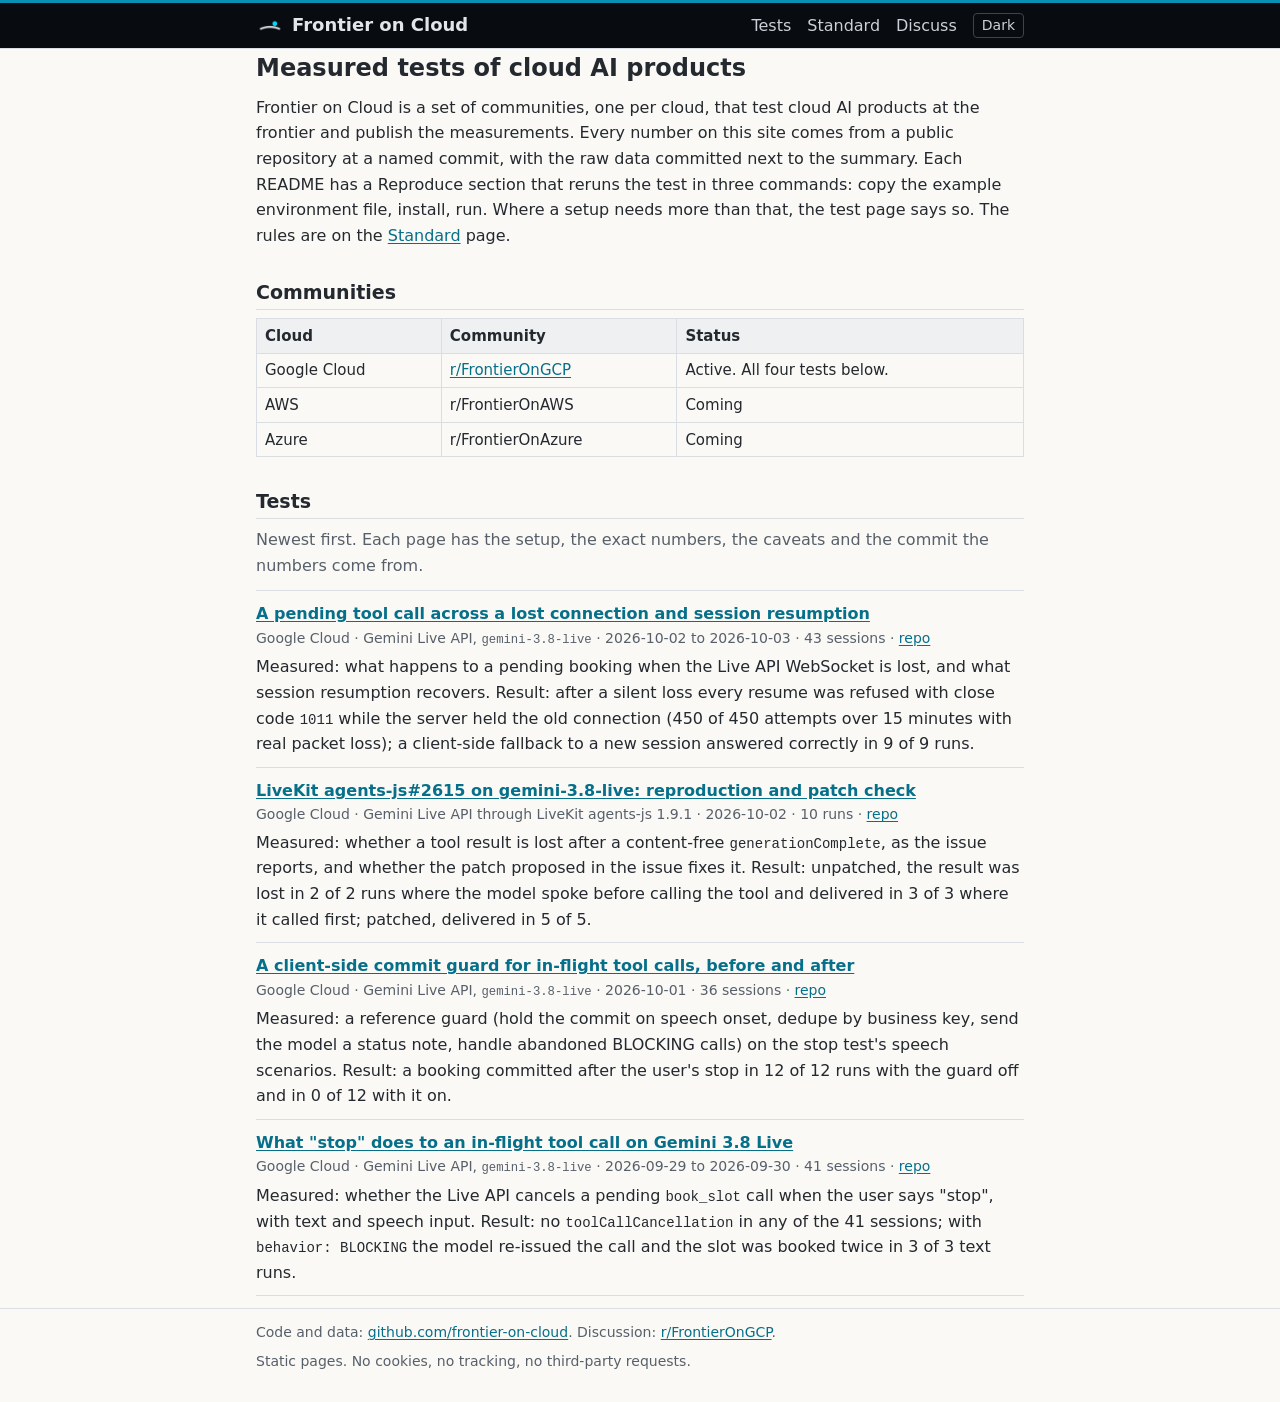
<file: index.html>
<!doctype html>
<html lang="en">
<head>
<meta charset="utf-8">
<meta name="viewport" content="width=device-width, initial-scale=1">
<title>Frontier on Cloud: measured tests of cloud AI products</title>
<meta name="description" content="Communities, one per cloud, that publish measured and reproducible tests of cloud AI products. Every number comes from a public repository at a named commit.">
<meta property="og:title" content="Frontier on Cloud: measured tests of cloud AI products">
<meta property="og:description" content="Every number comes from a public repository at a named commit, with the raw data next to the summary.">
<meta property="og:type" content="website">
<meta property="og:url" content="https://frontieroncloud.com/">
<meta property="og:image" content="https://frontieroncloud.com/assets/icon-256.png">
<link rel="icon" href="favicon.ico" sizes="any">
<link rel="icon" type="image/png" sizes="32x32" href="assets/icon-32.png">
<link rel="apple-touch-icon" href="apple-touch-icon.png">
<link rel="stylesheet" href="assets/style.css">
<script>try{var t=localStorage.getItem("theme");if(t==="dark"||(!t&&matchMedia("(prefers-color-scheme: dark)").matches))document.documentElement.setAttribute("data-theme","dark")}catch(e){}</script>
<script src="assets/theme.js" defer></script>
</head>
<body>
<header class="top">
  <div class="wrap bar">
    <a class="brand" href="./" aria-current="page"><img src="assets/icon-64.png" width="28" height="28" alt="">Frontier on Cloud</a>
    <nav aria-label="Site">
      <a href="#tests">Tests</a>
      <a href="standard/">Standard</a>
      <a href="discuss/">Discuss</a>
      <button class="theme-toggle" type="button" aria-pressed="false" hidden>Dark</button>
    </nav>
  </div>
</header>

<main class="wrap">
<h1>Measured tests of cloud AI products</h1>

<p>Frontier on Cloud is a set of communities, one per cloud, that test cloud AI products at the frontier and publish the measurements. Every number on this site comes from a public repository at a named commit, with the raw data committed next to the summary. Each README has a Reproduce section that reruns the test in three commands: copy the example environment file, install, run. Where a setup needs more than that, the test page says so. The rules are on the <a href="standard/">Standard</a> page.</p>

<h2 id="communities">Communities</h2>
<div class="table-wrap">
<table>
<thead><tr><th>Cloud</th><th>Community</th><th>Status</th></tr></thead>
<tbody>
<tr><td>Google Cloud</td><td><a href="https://www.reddit.com/r/FrontierOnGCP/">r/FrontierOnGCP</a></td><td>Active. All four tests below.</td></tr>
<tr><td>AWS</td><td>r/FrontierOnAWS</td><td>Coming</td></tr>
<tr><td>Azure</td><td>r/FrontierOnAzure</td><td>Coming</td></tr>
</tbody>
</table>
</div>

<h2 id="tests">Tests</h2>
<p class="muted">Newest first. Each page has the setup, the exact numbers, the caveats and the commit the numbers come from.</p>

<ol class="topics">
<li>
<a class="t" href="tests/gemini-live-resume-test/">A pending tool call across a lost connection and session resumption</a>
<span class="meta">Google Cloud · Gemini Live API, <code>gemini-3.8-live</code> · 2026-10-02 to 2026-10-03 · 43 sessions · <a href="https://github.com/frontier-on-cloud/gemini-live-resume-test">repo</a></span>
<p>Measured: what happens to a pending booking when the Live API WebSocket is lost, and what session resumption recovers. Result: after a silent loss every resume was refused with close code <code>1011</code> while the server held the old connection (450 of 450 attempts over 15 minutes with real packet loss); a client-side fallback to a new session answered correctly in 9 of 9 runs.</p>
</li>
<li>
<a class="t" href="tests/livekit-agents-js-2615-check/">LiveKit agents-js#2615 on gemini-3.8-live: reproduction and patch check</a>
<span class="meta">Google Cloud · Gemini Live API through LiveKit agents-js 1.9.1 · 2026-10-02 · 10 runs · <a href="https://github.com/frontier-on-cloud/livekit-agents-js-2615-check">repo</a></span>
<p>Measured: whether a tool result is lost after a content-free <code>generationComplete</code>, as the issue reports, and whether the patch proposed in the issue fixes it. Result: unpatched, the result was lost in 2 of 2 runs where the model spoke before calling the tool and delivered in 3 of 3 where it called first; patched, delivered in 5 of 5.</p>
</li>
<li>
<a class="t" href="tests/gemini-live-commit-guard/">A client-side commit guard for in-flight tool calls, before and after</a>
<span class="meta">Google Cloud · Gemini Live API, <code>gemini-3.8-live</code> · 2026-10-01 · 36 sessions · <a href="https://github.com/frontier-on-cloud/gemini-live-commit-guard">repo</a></span>
<p>Measured: a reference guard (hold the commit on speech onset, dedupe by business key, send the model a status note, handle abandoned BLOCKING calls) on the stop test's speech scenarios. Result: a booking committed after the user's stop in 12 of 12 runs with the guard off and in 0 of 12 with it on.</p>
</li>
<li>
<a class="t" href="tests/gemini-live-stop-test/">What "stop" does to an in-flight tool call on Gemini 3.8 Live</a>
<span class="meta">Google Cloud · Gemini Live API, <code>gemini-3.8-live</code> · 2026-09-29 to 2026-09-30 · 41 sessions · <a href="https://github.com/frontier-on-cloud/gemini-live-stop-test">repo</a></span>
<p>Measured: whether the Live API cancels a pending <code>book_slot</code> call when the user says "stop", with text and speech input. Result: no <code>toolCallCancellation</code> in any of the 41 sessions; with <code>behavior: BLOCKING</code> the model re-issued the call and the slot was booked twice in 3 of 3 text runs.</p>
</li>
</ol>
</main>

<footer class="foot">
  <div class="wrap">
    <p>Code and data: <a href="https://github.com/frontier-on-cloud">github.com/frontier-on-cloud</a>. Discussion: <a href="https://www.reddit.com/r/FrontierOnGCP/">r/FrontierOnGCP</a>.</p>
    <p>Static pages. No cookies, no tracking, no third-party requests.</p>
  </div>
</footer>
</body>
</html>
</file>
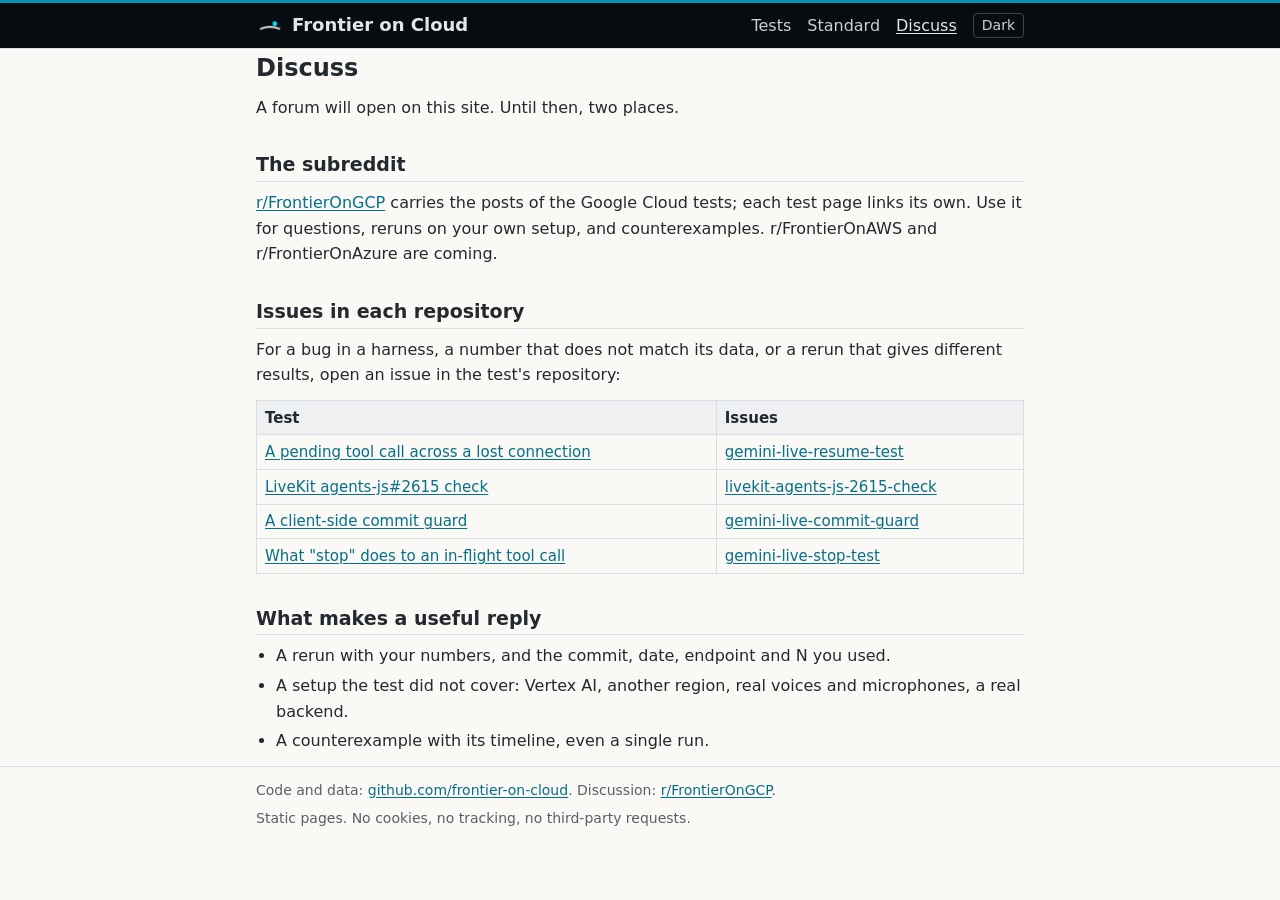
<file: discuss/index.html>
<!doctype html>
<html lang="en">
<head>
<meta charset="utf-8">
<meta name="viewport" content="width=device-width, initial-scale=1">
<title>Discuss · Frontier on Cloud</title>
<meta name="description" content="Where to discuss Frontier on Cloud tests today: r/FrontierOnGCP and the issues of each test repository.">
<meta property="og:title" content="Discuss · Frontier on Cloud">
<meta property="og:description" content="Where to discuss Frontier on Cloud tests today: r/FrontierOnGCP and the issues of each test repository.">
<meta property="og:type" content="website">
<meta property="og:url" content="https://frontieroncloud.com/discuss/">
<meta property="og:image" content="https://frontieroncloud.com/assets/icon-256.png">
<link rel="icon" href="../favicon.ico" sizes="any">
<link rel="icon" type="image/png" sizes="32x32" href="../assets/icon-32.png">
<link rel="apple-touch-icon" href="../apple-touch-icon.png">
<link rel="stylesheet" href="../assets/style.css">
<script>try{var t=localStorage.getItem("theme");if(t==="dark"||(!t&&matchMedia("(prefers-color-scheme: dark)").matches))document.documentElement.setAttribute("data-theme","dark")}catch(e){}</script>
<script src="../assets/theme.js" defer></script>
</head>
<body>
<header class="top">
  <div class="wrap bar">
    <a class="brand" href="../"><img src="../assets/icon-64.png" width="28" height="28" alt="">Frontier on Cloud</a>
    <nav aria-label="Site">
      <a href="../#tests">Tests</a>
      <a href="../standard/">Standard</a>
      <a href="./" aria-current="page">Discuss</a>
      <button class="theme-toggle" type="button" aria-pressed="false" hidden>Dark</button>
    </nav>
  </div>
</header>

<main class="wrap">
<h1>Discuss</h1>
<p>A forum will open on this site. Until then, two places.</p>

<h2 id="subreddit">The subreddit</h2>
<p><a href="https://www.reddit.com/r/FrontierOnGCP/">r/FrontierOnGCP</a> carries the posts of the Google Cloud tests; each test page links its own. Use it for questions, reruns on your own setup, and counterexamples. r/FrontierOnAWS and r/FrontierOnAzure are coming.</p>

<h2 id="issues">Issues in each repository</h2>
<p>For a bug in a harness, a number that does not match its data, or a rerun that gives different results, open an issue in the test's repository:</p>
<div class="table-wrap">
<table>
<thead><tr><th>Test</th><th>Issues</th></tr></thead>
<tbody>
<tr><td><a href="../tests/gemini-live-resume-test/">A pending tool call across a lost connection</a></td><td><a href="https://github.com/frontier-on-cloud/gemini-live-resume-test/issues">gemini-live-resume-test</a></td></tr>
<tr><td><a href="../tests/livekit-agents-js-2615-check/">LiveKit agents-js#2615 check</a></td><td><a href="https://github.com/frontier-on-cloud/livekit-agents-js-2615-check/issues">livekit-agents-js-2615-check</a></td></tr>
<tr><td><a href="../tests/gemini-live-commit-guard/">A client-side commit guard</a></td><td><a href="https://github.com/frontier-on-cloud/gemini-live-commit-guard/issues">gemini-live-commit-guard</a></td></tr>
<tr><td><a href="../tests/gemini-live-stop-test/">What "stop" does to an in-flight tool call</a></td><td><a href="https://github.com/frontier-on-cloud/gemini-live-stop-test/issues">gemini-live-stop-test</a></td></tr>
</tbody>
</table>
</div>

<h2 id="useful">What makes a useful reply</h2>
<ul>
<li>A rerun with your numbers, and the commit, date, endpoint and N you used.</li>
<li>A setup the test did not cover: Vertex AI, another region, real voices and microphones, a real backend.</li>
<li>A counterexample with its timeline, even a single run.</li>
</ul>
</main>

<footer class="foot">
  <div class="wrap">
    <p>Code and data: <a href="https://github.com/frontier-on-cloud">github.com/frontier-on-cloud</a>. Discussion: <a href="https://www.reddit.com/r/FrontierOnGCP/">r/FrontierOnGCP</a>.</p>
    <p>Static pages. No cookies, no tracking, no third-party requests.</p>
  </div>
</footer>
</body>
</html>
</file>
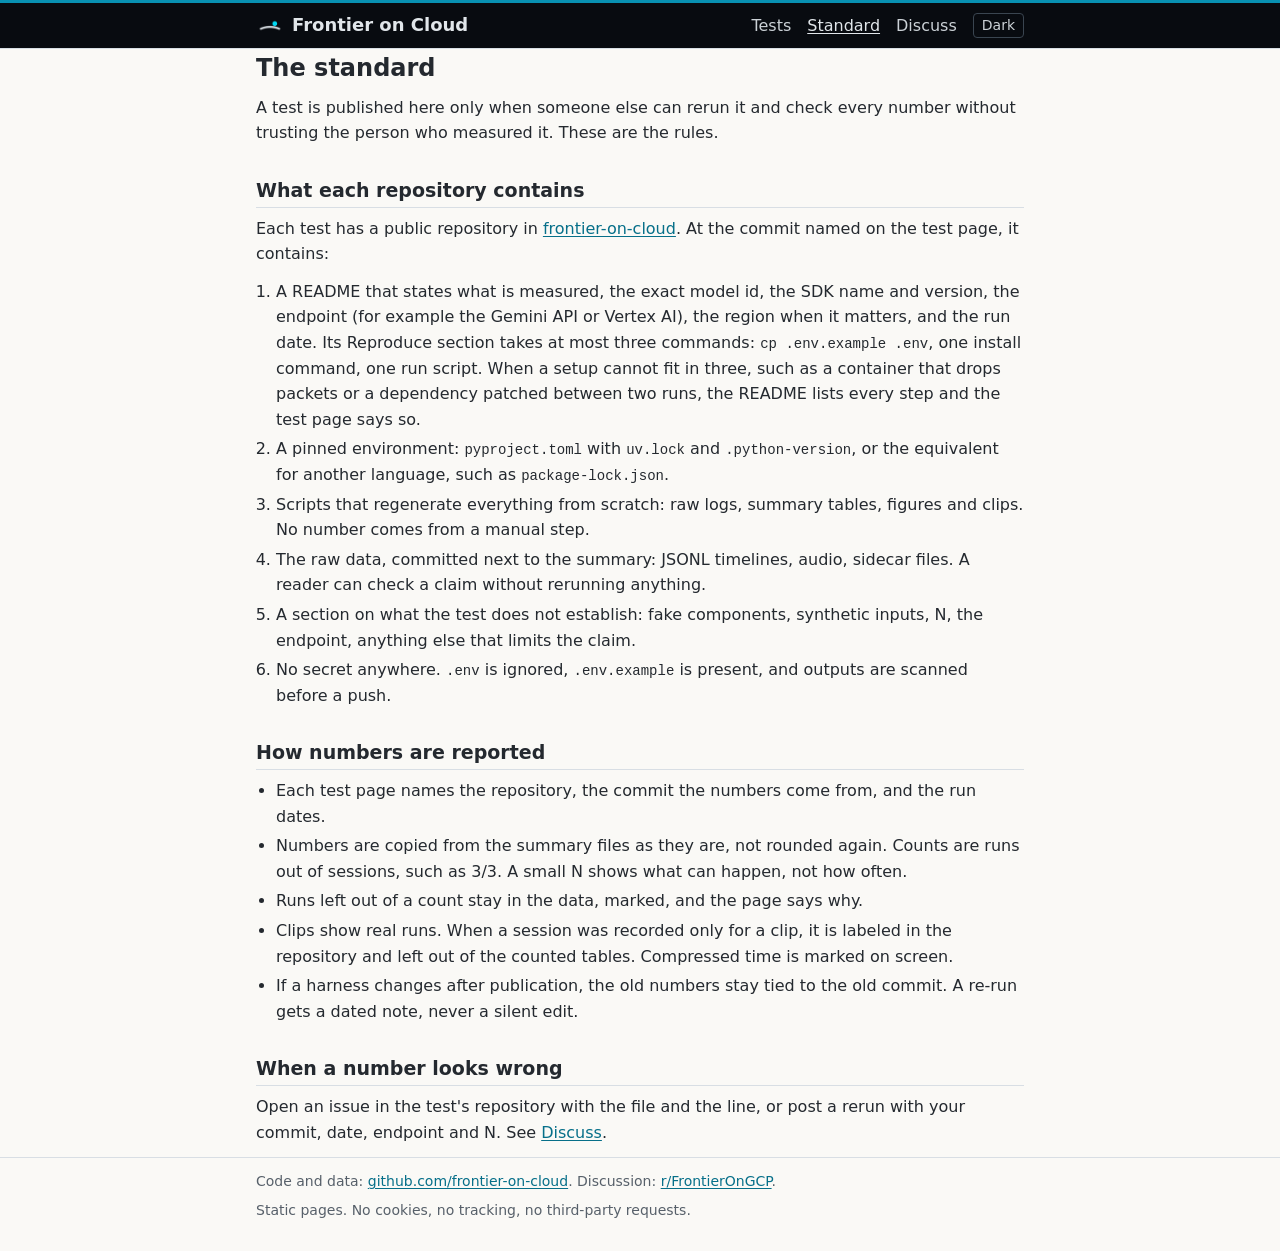
<file: standard/index.html>
<!doctype html>
<html lang="en">
<head>
<meta charset="utf-8">
<meta name="viewport" content="width=device-width, initial-scale=1">
<title>Standard · Frontier on Cloud</title>
<meta name="description" content="The reproducibility rules every Frontier on Cloud test follows: a public repository at a named commit, raw data next to the summary, and a Reproduce section.">
<meta property="og:title" content="The Frontier on Cloud standard">
<meta property="og:description" content="A public repository at a named commit, raw data next to the summary, and a Reproduce section.">
<meta property="og:type" content="website">
<meta property="og:url" content="https://frontieroncloud.com/standard/">
<meta property="og:image" content="https://frontieroncloud.com/assets/icon-256.png">
<link rel="icon" href="../favicon.ico" sizes="any">
<link rel="icon" type="image/png" sizes="32x32" href="../assets/icon-32.png">
<link rel="apple-touch-icon" href="../apple-touch-icon.png">
<link rel="stylesheet" href="../assets/style.css">
<script>try{var t=localStorage.getItem("theme");if(t==="dark"||(!t&&matchMedia("(prefers-color-scheme: dark)").matches))document.documentElement.setAttribute("data-theme","dark")}catch(e){}</script>
<script src="../assets/theme.js" defer></script>
</head>
<body>
<header class="top">
  <div class="wrap bar">
    <a class="brand" href="../"><img src="../assets/icon-64.png" width="28" height="28" alt="">Frontier on Cloud</a>
    <nav aria-label="Site">
      <a href="../#tests">Tests</a>
      <a href="./" aria-current="page">Standard</a>
      <a href="../discuss/">Discuss</a>
      <button class="theme-toggle" type="button" aria-pressed="false" hidden>Dark</button>
    </nav>
  </div>
</header>

<main class="wrap">
<h1>The standard</h1>
<p>A test is published here only when someone else can rerun it and check every number without trusting the person who measured it. These are the rules.</p>

<h2 id="repository">What each repository contains</h2>
<p>Each test has a public repository in <a href="https://github.com/frontier-on-cloud">frontier-on-cloud</a>. At the commit named on the test page, it contains:</p>
<ol>
<li>A README that states what is measured, the exact model id, the SDK name and version, the endpoint (for example the Gemini API or Vertex AI), the region when it matters, and the run date. Its Reproduce section takes at most three commands: <code>cp .env.example .env</code>, one install command, one run script. When a setup cannot fit in three, such as a container that drops packets or a dependency patched between two runs, the README lists every step and the test page says so.</li>
<li>A pinned environment: <code>pyproject.toml</code> with <code>uv.lock</code> and <code>.python-version</code>, or the equivalent for another language, such as <code>package-lock.json</code>.</li>
<li>Scripts that regenerate everything from scratch: raw logs, summary tables, figures and clips. No number comes from a manual step.</li>
<li>The raw data, committed next to the summary: JSONL timelines, audio, sidecar files. A reader can check a claim without rerunning anything.</li>
<li>A section on what the test does not establish: fake components, synthetic inputs, N, the endpoint, anything else that limits the claim.</li>
<li>No secret anywhere. <code>.env</code> is ignored, <code>.env.example</code> is present, and outputs are scanned before a push.</li>
</ol>

<h2 id="numbers">How numbers are reported</h2>
<ul>
<li>Each test page names the repository, the commit the numbers come from, and the run dates.</li>
<li>Numbers are copied from the summary files as they are, not rounded again. Counts are runs out of sessions, such as 3/3. A small N shows what can happen, not how often.</li>
<li>Runs left out of a count stay in the data, marked, and the page says why.</li>
<li>Clips show real runs. When a session was recorded only for a clip, it is labeled in the repository and left out of the counted tables. Compressed time is marked on screen.</li>
<li>If a harness changes after publication, the old numbers stay tied to the old commit. A re-run gets a dated note, never a silent edit.</li>
</ul>

<h2 id="disagree">When a number looks wrong</h2>
<p>Open an issue in the test's repository with the file and the line, or post a rerun with your commit, date, endpoint and N. See <a href="../discuss/">Discuss</a>.</p>
</main>

<footer class="foot">
  <div class="wrap">
    <p>Code and data: <a href="https://github.com/frontier-on-cloud">github.com/frontier-on-cloud</a>. Discussion: <a href="https://www.reddit.com/r/FrontierOnGCP/">r/FrontierOnGCP</a>.</p>
    <p>Static pages. No cookies, no tracking, no third-party requests.</p>
  </div>
</footer>
</body>
</html>
</file>
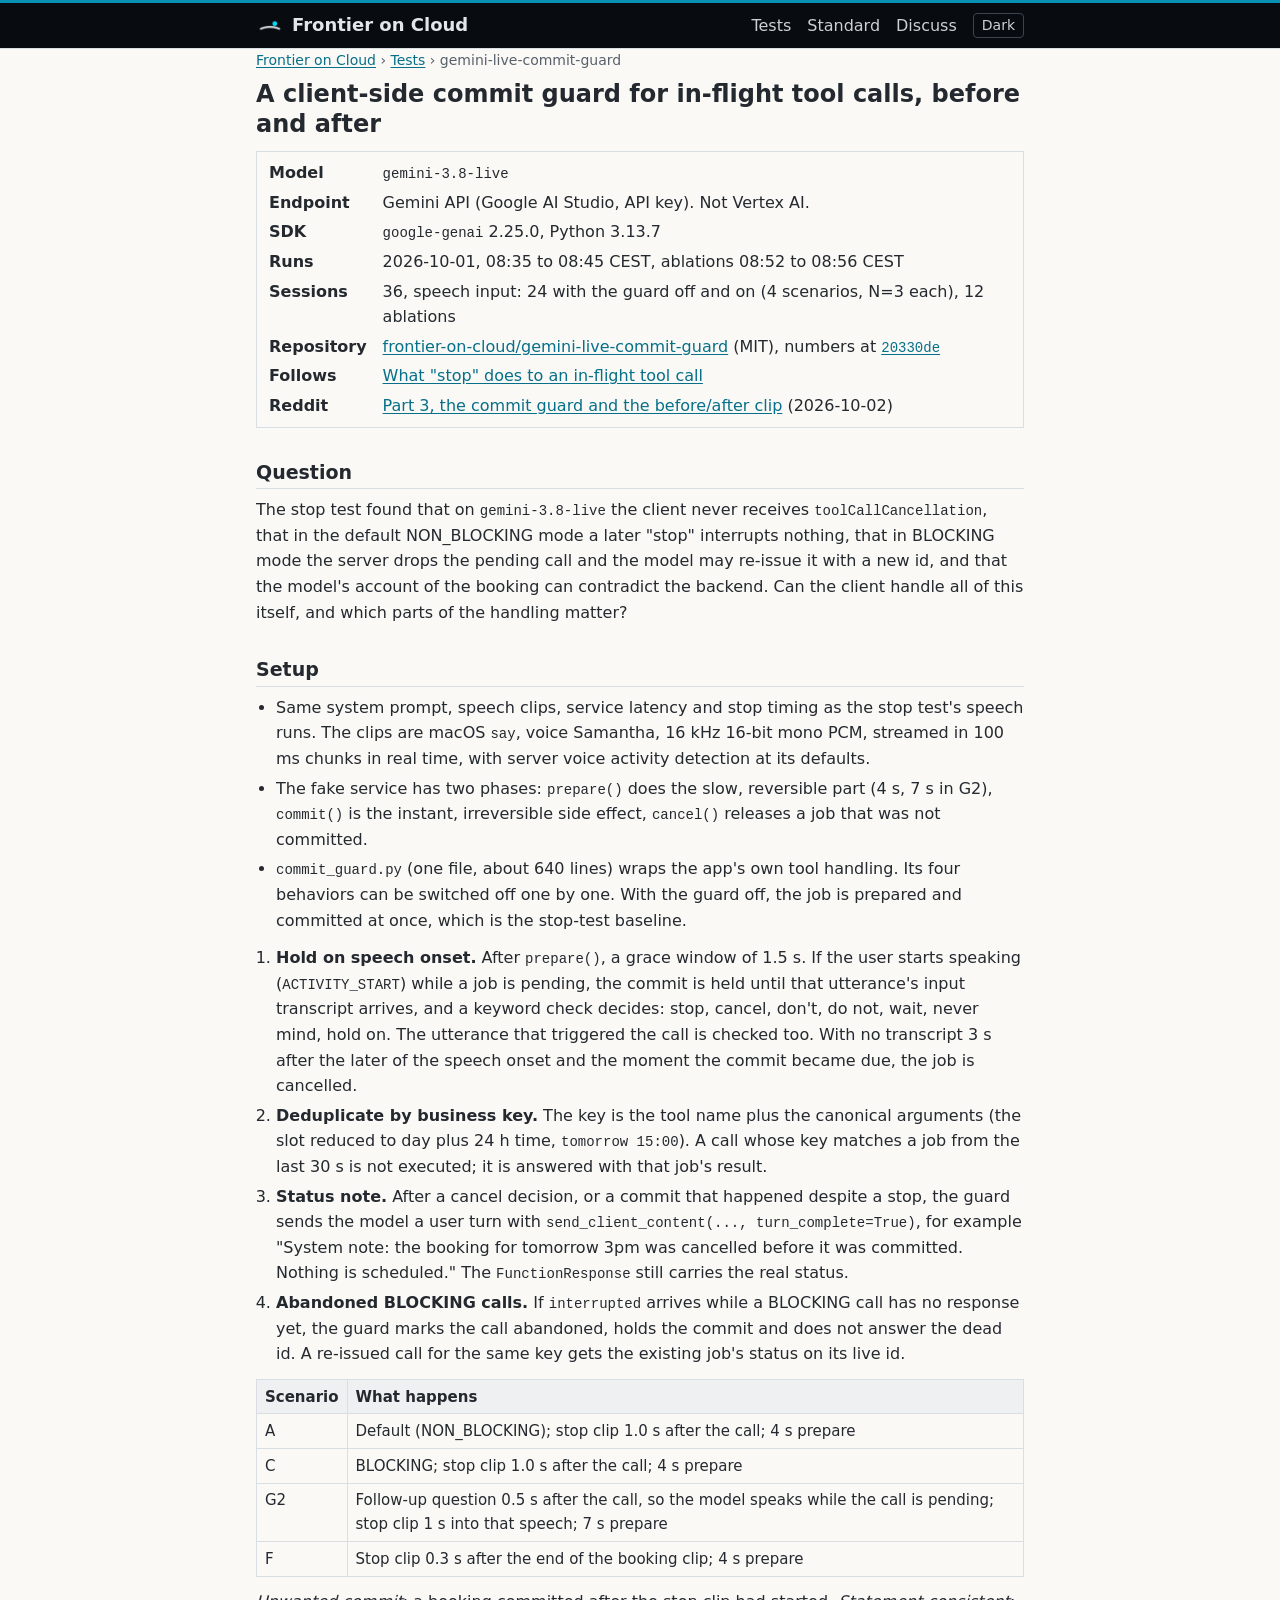
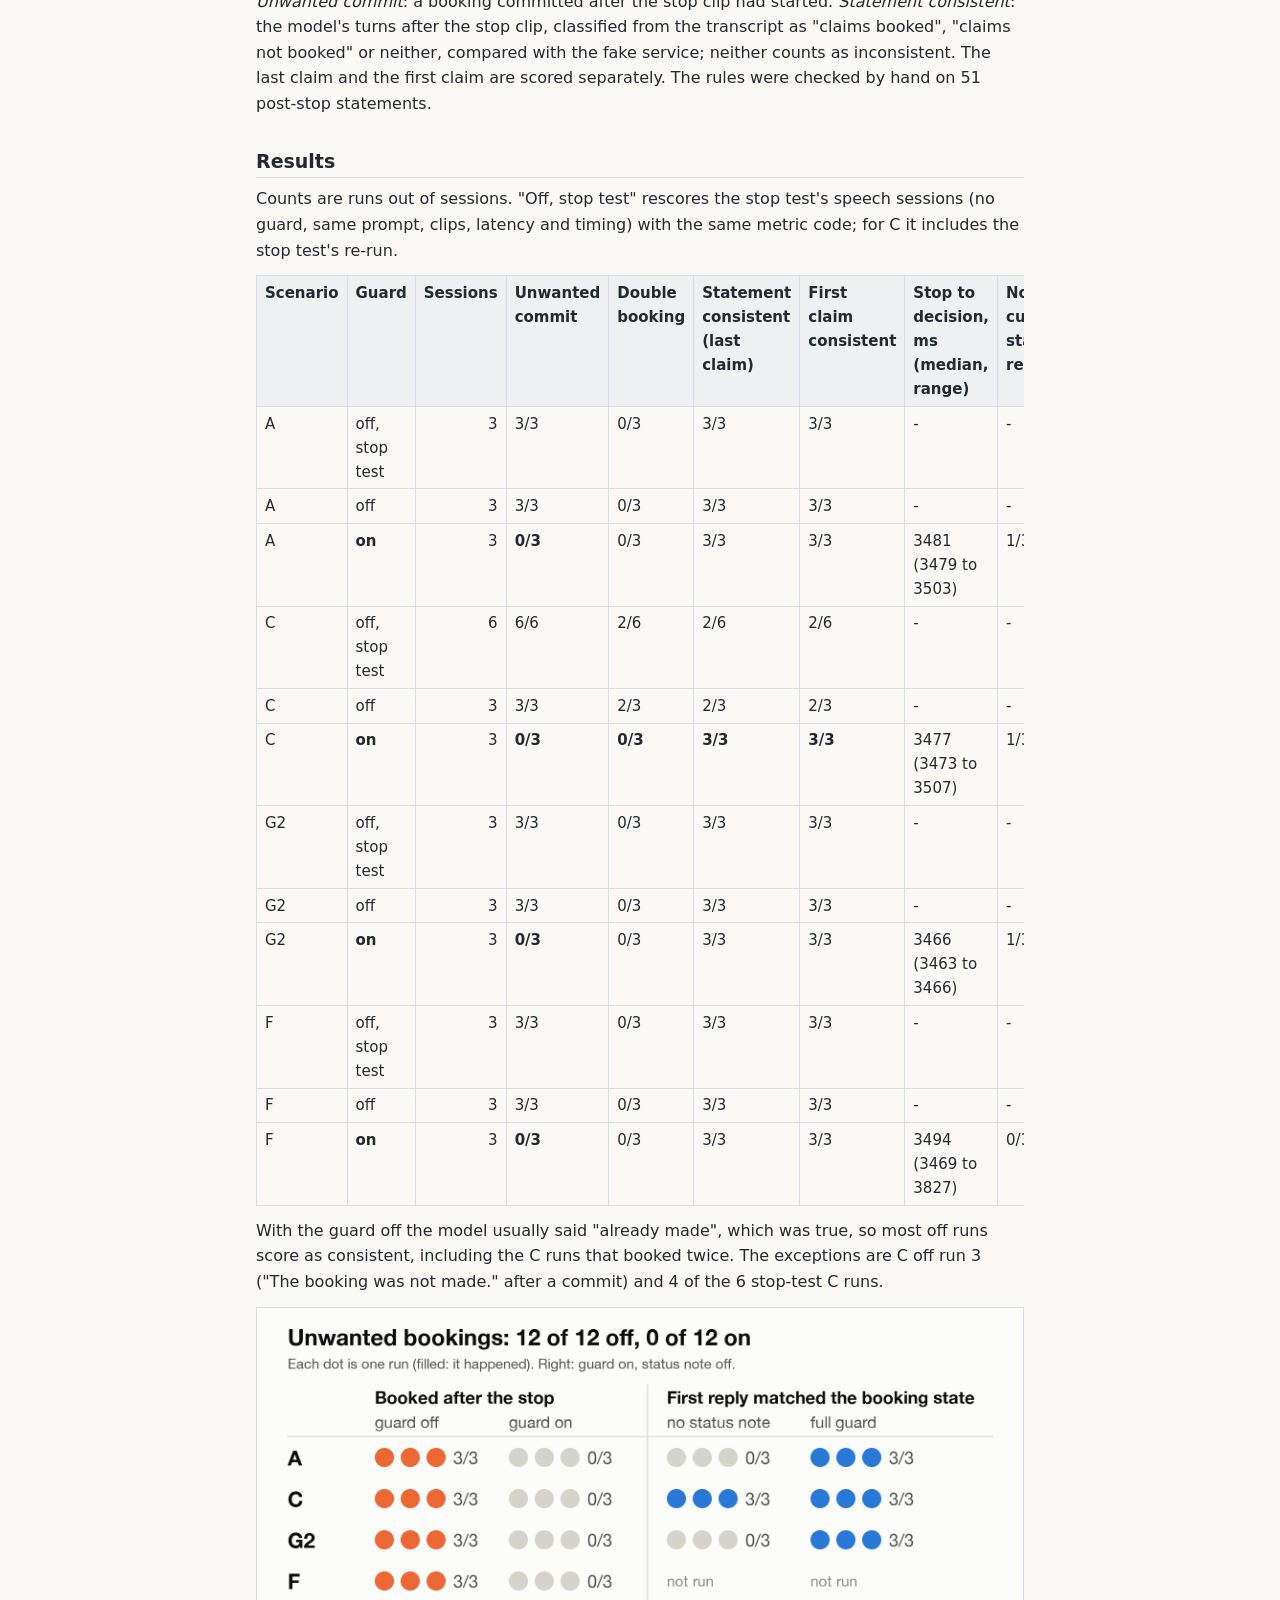
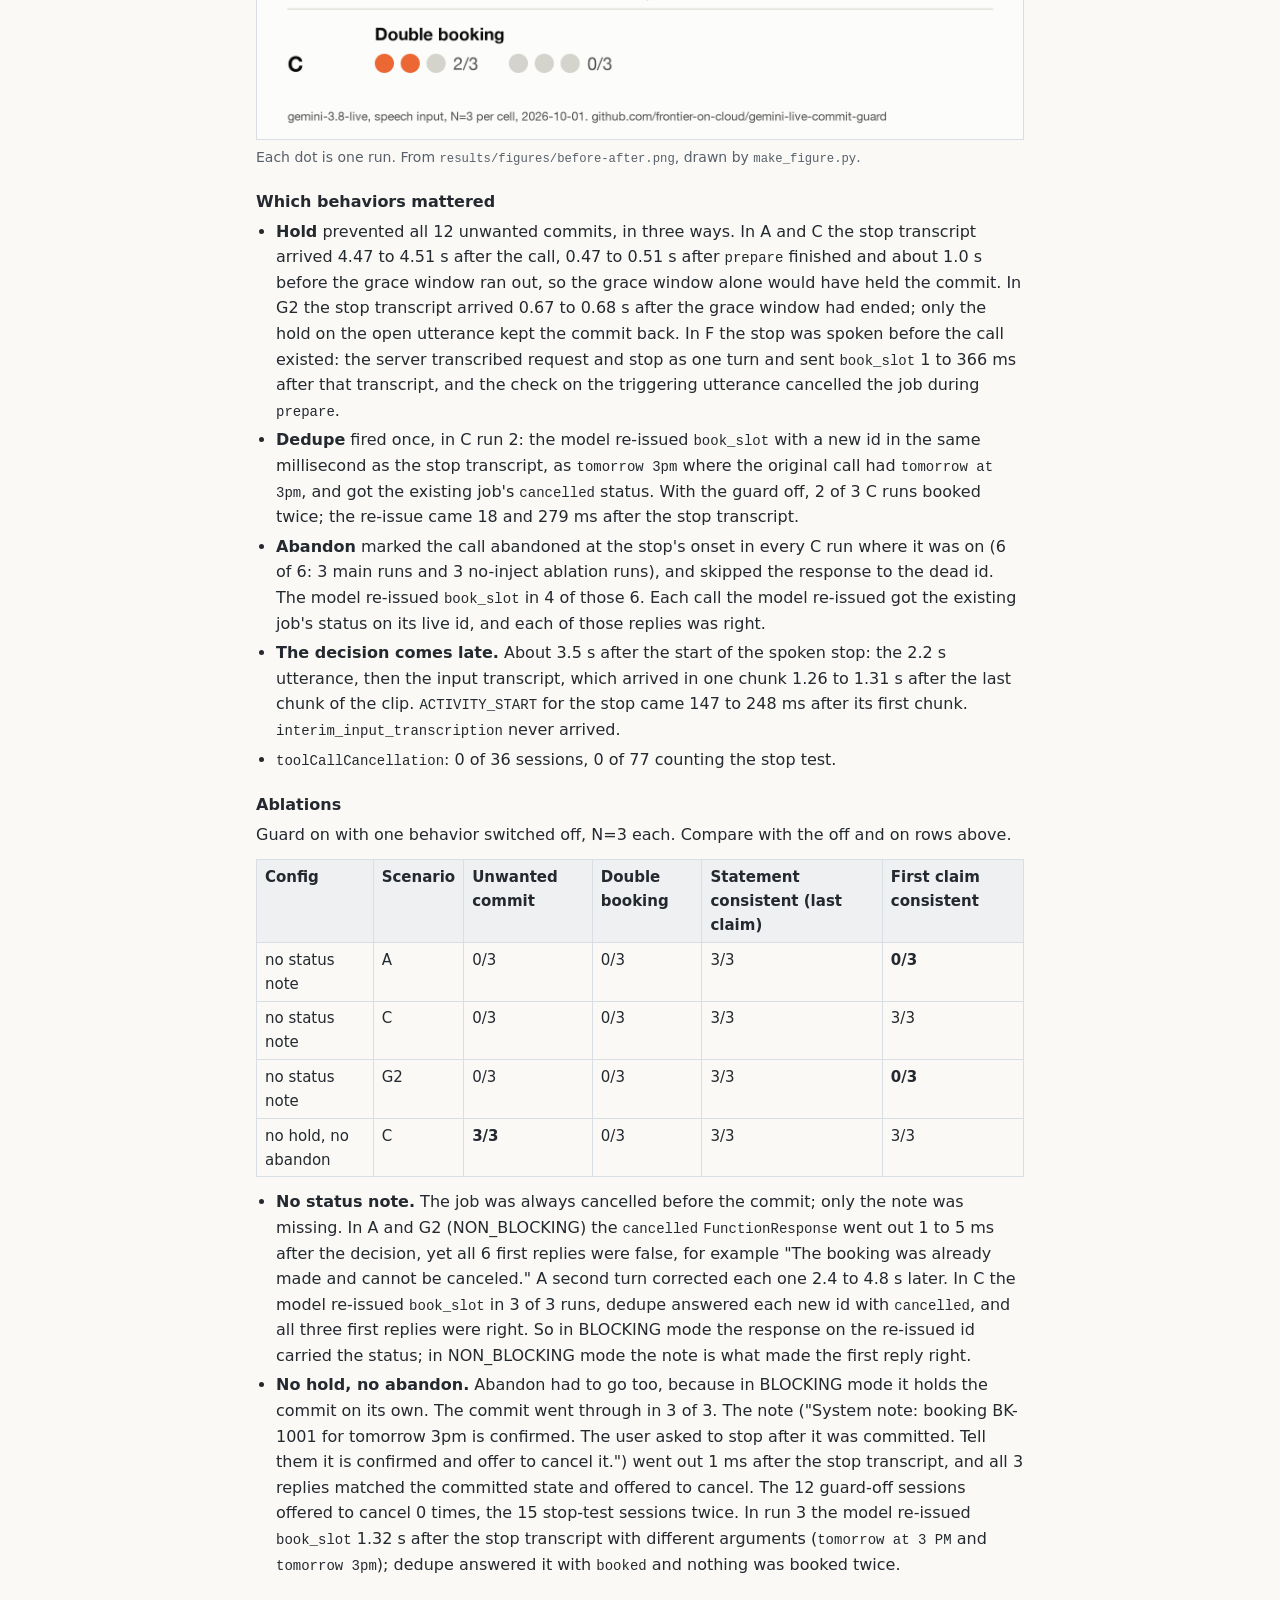
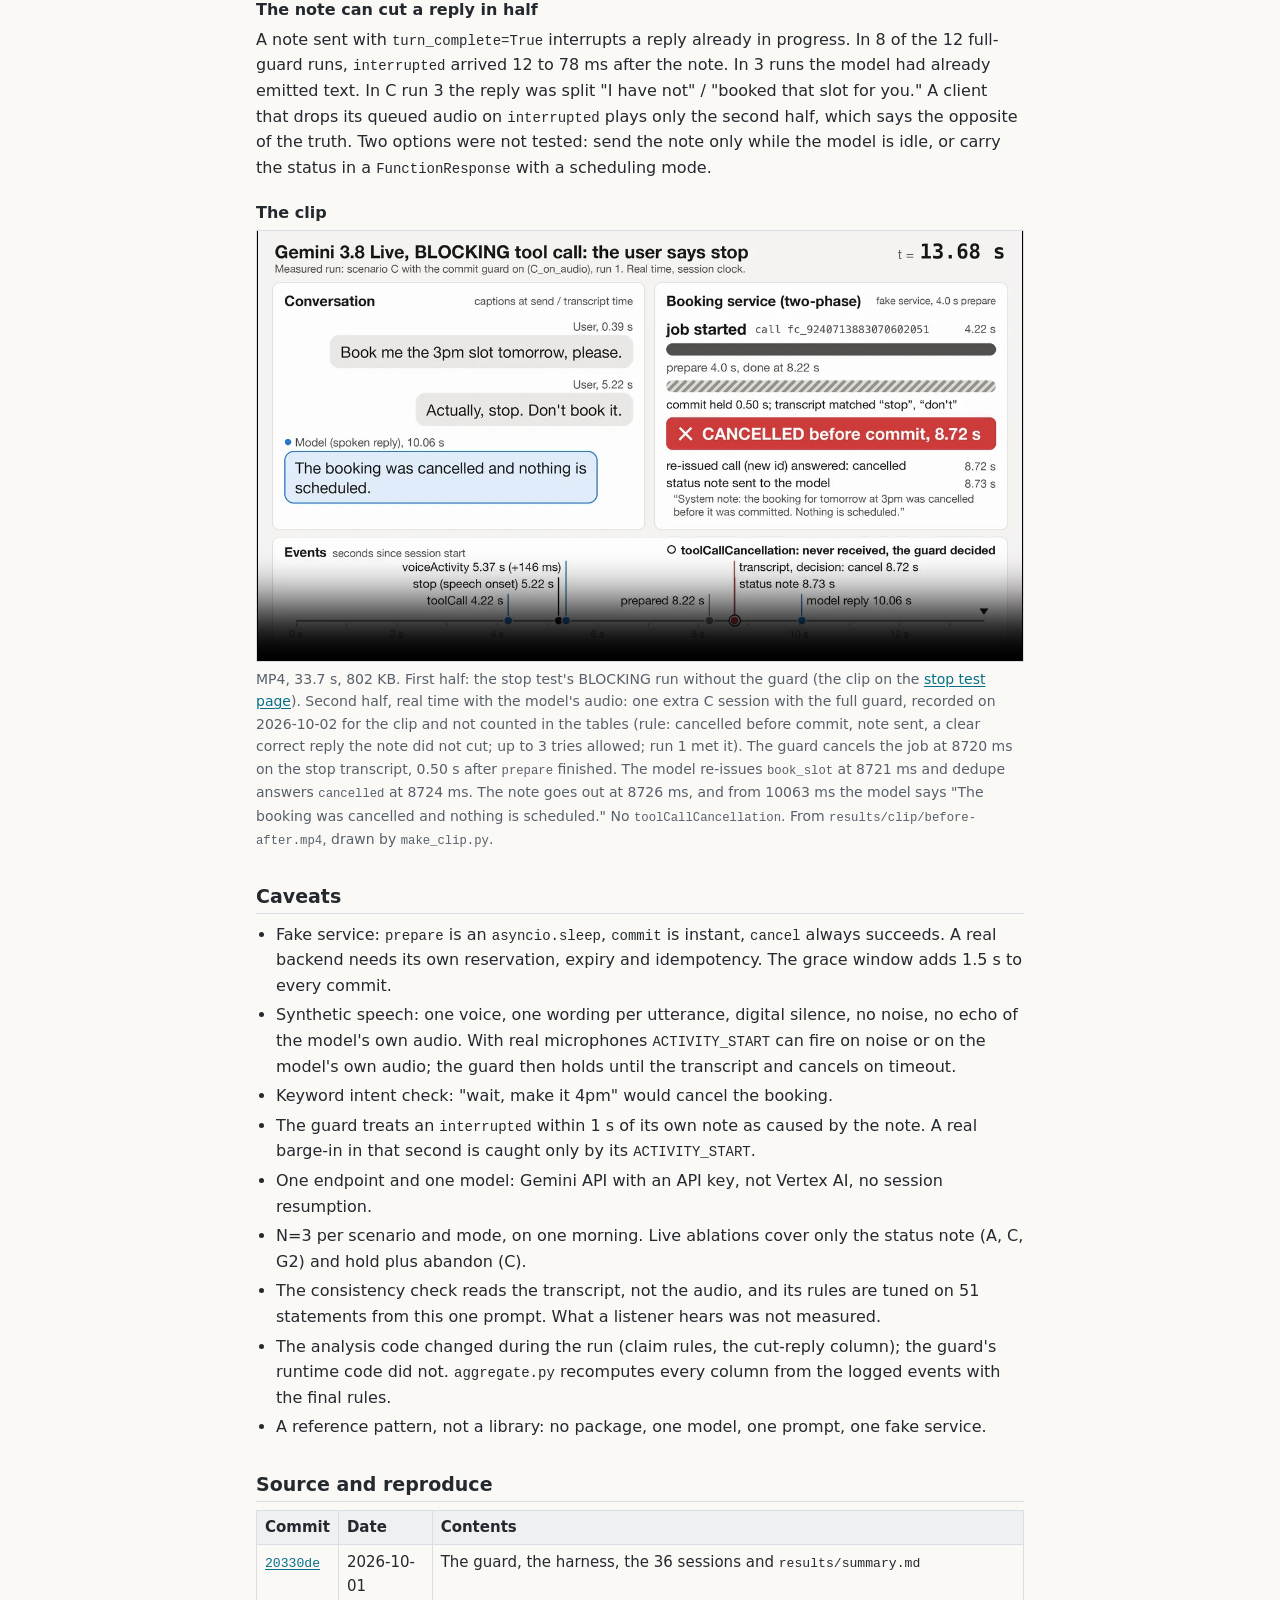
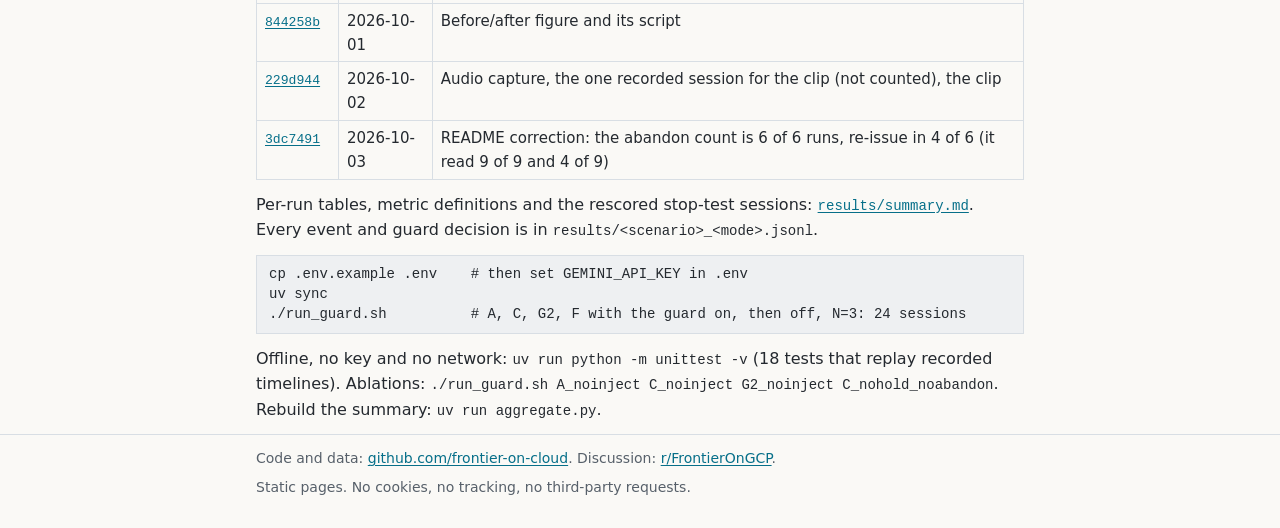
<file: tests/gemini-live-commit-guard/index.html>
<!doctype html>
<html lang="en">
<head>
<meta charset="utf-8">
<meta name="viewport" content="width=device-width, initial-scale=1">
<title>A client-side commit guard for in-flight tool calls, before and after · Frontier on Cloud</title>
<meta name="description" content="36 Live API sessions on gemini-3.8-live with speech input: unwanted commits after a stop 12 of 12 without the guard, 0 of 12 with it.">
<meta property="og:title" content="A client-side commit guard for in-flight tool calls, before and after">
<meta property="og:description" content="36 sessions with speech input: unwanted commits after a stop 12 of 12 without the guard, 0 of 12 with it.">
<meta property="og:type" content="article">
<meta property="og:url" content="https://frontieroncloud.com/tests/gemini-live-commit-guard/">
<meta property="og:image" content="https://frontieroncloud.com/assets/posters/before-after.webp">
<link rel="icon" href="../../favicon.ico" sizes="any">
<link rel="icon" type="image/png" sizes="32x32" href="../../assets/icon-32.png">
<link rel="apple-touch-icon" href="../../apple-touch-icon.png">
<link rel="stylesheet" href="../../assets/style.css">
<script>try{var t=localStorage.getItem("theme");if(t==="dark"||(!t&&matchMedia("(prefers-color-scheme: dark)").matches))document.documentElement.setAttribute("data-theme","dark")}catch(e){}</script>
<script src="../../assets/theme.js" defer></script>
</head>
<body>
<header class="top">
  <div class="wrap bar">
    <a class="brand" href="../../"><img src="../../assets/icon-64.png" width="28" height="28" alt="">Frontier on Cloud</a>
    <nav aria-label="Site">
      <a href="../../#tests">Tests</a>
      <a href="../../standard/">Standard</a>
      <a href="../../discuss/">Discuss</a>
      <button class="theme-toggle" type="button" aria-pressed="false" hidden>Dark</button>
    </nav>
  </div>
</header>

<main class="wrap">
<p class="crumbs"><a href="../../">Frontier on Cloud</a> › <a href="../../#tests">Tests</a> › gemini-live-commit-guard</p>
<h1>A client-side commit guard for in-flight tool calls, before and after</h1>

<dl class="facts">
<dt>Model</dt><dd><code>gemini-3.8-live</code></dd>
<dt>Endpoint</dt><dd>Gemini API (Google AI Studio, API key). Not Vertex AI.</dd>
<dt>SDK</dt><dd><code>google-genai</code> 2.25.0, Python 3.13.7</dd>
<dt>Runs</dt><dd>2026-10-01, 08:35 to 08:45 CEST, ablations 08:52 to 08:56 CEST</dd>
<dt>Sessions</dt><dd>36, speech input: 24 with the guard off and on (4 scenarios, N=3 each), 12 ablations</dd>
<dt>Repository</dt><dd><a href="https://github.com/frontier-on-cloud/gemini-live-commit-guard">frontier-on-cloud/gemini-live-commit-guard</a> (MIT), numbers at <a href="https://github.com/frontier-on-cloud/gemini-live-commit-guard/tree/20330de703be426725fe7457702f319581a15f89"><code>20330de</code></a></dd>
<dt>Follows</dt><dd><a href="../gemini-live-stop-test/">What "stop" does to an in-flight tool call</a></dd>
<dt>Reddit</dt><dd><a href="https://www.reddit.com/r/FrontierOnGCP/s/20k2lHxLN3">Part 3, the commit guard and the before/after clip</a> (2026-10-02)</dd>
</dl>

<h2 id="question">Question</h2>
<p>The stop test found that on <code>gemini-3.8-live</code> the client never receives <code>toolCallCancellation</code>, that in the default NON_BLOCKING mode a later "stop" interrupts nothing, that in BLOCKING mode the server drops the pending call and the model may re-issue it with a new id, and that the model's account of the booking can contradict the backend. Can the client handle all of this itself, and which parts of the handling matter?</p>

<h2 id="setup">Setup</h2>
<ul>
<li>Same system prompt, speech clips, service latency and stop timing as the stop test's speech runs. The clips are macOS <code>say</code>, voice Samantha, 16 kHz 16-bit mono PCM, streamed in 100 ms chunks in real time, with server voice activity detection at its defaults.</li>
<li>The fake service has two phases: <code>prepare()</code> does the slow, reversible part (4 s, 7 s in G2), <code>commit()</code> is the instant, irreversible side effect, <code>cancel()</code> releases a job that was not committed.</li>
<li><code>commit_guard.py</code> (one file, about 640 lines) wraps the app's own tool handling. Its four behaviors can be switched off one by one. With the guard off, the job is prepared and committed at once, which is the stop-test baseline.</li>
</ul>
<ol>
<li><strong>Hold on speech onset.</strong> After <code>prepare()</code>, a grace window of 1.5 s. If the user starts speaking (<code>ACTIVITY_START</code>) while a job is pending, the commit is held until that utterance's input transcript arrives, and a keyword check decides: stop, cancel, don't, do not, wait, never mind, hold on. The utterance that triggered the call is checked too. With no transcript 3 s after the later of the speech onset and the moment the commit became due, the job is cancelled.</li>
<li><strong>Deduplicate by business key.</strong> The key is the tool name plus the canonical arguments (the slot reduced to day plus 24 h time, <code>tomorrow 15:00</code>). A call whose key matches a job from the last 30 s is not executed; it is answered with that job's result.</li>
<li><strong>Status note.</strong> After a cancel decision, or a commit that happened despite a stop, the guard sends the model a user turn with <code>send_client_content(..., turn_complete=True)</code>, for example "System note: the booking for tomorrow 3pm was cancelled before it was committed. Nothing is scheduled." The <code>FunctionResponse</code> still carries the real status.</li>
<li><strong>Abandoned BLOCKING calls.</strong> If <code>interrupted</code> arrives while a BLOCKING call has no response yet, the guard marks the call abandoned, holds the commit and does not answer the dead id. A re-issued call for the same key gets the existing job's status on its live id.</li>
</ol>
<div class="table-wrap">
<table>
<thead><tr><th>Scenario</th><th>What happens</th></tr></thead>
<tbody>
<tr><td>A</td><td>Default (NON_BLOCKING); stop clip 1.0 s after the call; 4 s prepare</td></tr>
<tr><td>C</td><td>BLOCKING; stop clip 1.0 s after the call; 4 s prepare</td></tr>
<tr><td>G2</td><td>Follow-up question 0.5 s after the call, so the model speaks while the call is pending; stop clip 1 s into that speech; 7 s prepare</td></tr>
<tr><td>F</td><td>Stop clip 0.3 s after the end of the booking clip; 4 s prepare</td></tr>
</tbody>
</table>
</div>
<p><em>Unwanted commit</em>: a booking committed after the stop clip had started. <em>Statement consistent</em>: the model's turns after the stop clip, classified from the transcript as "claims booked", "claims not booked" or neither, compared with the fake service; neither counts as inconsistent. The last claim and the first claim are scored separately. The rules were checked by hand on 51 post-stop statements.</p>

<h2 id="results">Results</h2>
<p>Counts are runs out of sessions. "Off, stop test" rescores the stop test's speech sessions (no guard, same prompt, clips, latency and timing) with the same metric code; for C it includes the stop test's re-run.</p>
<div class="table-wrap">
<table class="wide">
<thead><tr><th>Scenario</th><th>Guard</th><th class="n">Sessions</th><th>Unwanted commit</th><th>Double booking</th><th>Statement consistent (last claim)</th><th>First claim consistent</th><th>Stop to decision, ms (median, range)</th><th>Note cut a started reply</th></tr></thead>
<tbody>
<tr><td>A</td><td>off, stop test</td><td class="n">3</td><td>3/3</td><td>0/3</td><td>3/3</td><td>3/3</td><td>-</td><td>-</td></tr>
<tr><td>A</td><td>off</td><td class="n">3</td><td>3/3</td><td>0/3</td><td>3/3</td><td>3/3</td><td>-</td><td>-</td></tr>
<tr><td>A</td><td><strong>on</strong></td><td class="n">3</td><td><strong>0/3</strong></td><td>0/3</td><td>3/3</td><td>3/3</td><td>3481 (3479 to 3503)</td><td>1/3</td></tr>
<tr><td>C</td><td>off, stop test</td><td class="n">6</td><td>6/6</td><td>2/6</td><td>2/6</td><td>2/6</td><td>-</td><td>-</td></tr>
<tr><td>C</td><td>off</td><td class="n">3</td><td>3/3</td><td>2/3</td><td>2/3</td><td>2/3</td><td>-</td><td>-</td></tr>
<tr><td>C</td><td><strong>on</strong></td><td class="n">3</td><td><strong>0/3</strong></td><td><strong>0/3</strong></td><td><strong>3/3</strong></td><td><strong>3/3</strong></td><td>3477 (3473 to 3507)</td><td>1/3</td></tr>
<tr><td>G2</td><td>off, stop test</td><td class="n">3</td><td>3/3</td><td>0/3</td><td>3/3</td><td>3/3</td><td>-</td><td>-</td></tr>
<tr><td>G2</td><td>off</td><td class="n">3</td><td>3/3</td><td>0/3</td><td>3/3</td><td>3/3</td><td>-</td><td>-</td></tr>
<tr><td>G2</td><td><strong>on</strong></td><td class="n">3</td><td><strong>0/3</strong></td><td>0/3</td><td>3/3</td><td>3/3</td><td>3466 (3463 to 3466)</td><td>1/3</td></tr>
<tr><td>F</td><td>off, stop test</td><td class="n">3</td><td>3/3</td><td>0/3</td><td>3/3</td><td>3/3</td><td>-</td><td>-</td></tr>
<tr><td>F</td><td>off</td><td class="n">3</td><td>3/3</td><td>0/3</td><td>3/3</td><td>3/3</td><td>-</td><td>-</td></tr>
<tr><td>F</td><td><strong>on</strong></td><td class="n">3</td><td><strong>0/3</strong></td><td>0/3</td><td>3/3</td><td>3/3</td><td>3494 (3469 to 3827)</td><td>0/3</td></tr>
</tbody>
</table>
</div>
<p>With the guard off the model usually said "already made", which was true, so most off runs score as consistent, including the C runs that booked twice. The exceptions are C off run 3 ("The booking was not made." after a commit) and 4 of the 6 stop-test C runs.</p>

<figure>
<img src="../../assets/figures/before-after.webp" width="1600" height="900" loading="lazy" alt="Dot chart. Booked after the stop: A, C, G2 and F each 3 of 3 with the guard off and 0 of 3 with it on. First reply matched the booking state, no status note against full guard: A 0 of 3 against 3 of 3, C 3 of 3 against 3 of 3, G2 0 of 3 against 3 of 3, F not run. Double booking in C: 2 of 3 off, 0 of 3 on.">
<figcaption>Each dot is one run. From <code>results/figures/before-after.png</code>, drawn by <code>make_figure.py</code>.</figcaption>
</figure>

<h3>Which behaviors mattered</h3>
<ul>
<li><strong>Hold</strong> prevented all 12 unwanted commits, in three ways. In A and C the stop transcript arrived 4.47 to 4.51 s after the call, 0.47 to 0.51 s after <code>prepare</code> finished and about 1.0 s before the grace window ran out, so the grace window alone would have held the commit. In G2 the stop transcript arrived 0.67 to 0.68 s after the grace window had ended; only the hold on the open utterance kept the commit back. In F the stop was spoken before the call existed: the server transcribed request and stop as one turn and sent <code>book_slot</code> 1 to 366 ms after that transcript, and the check on the triggering utterance cancelled the job during <code>prepare</code>.</li>
<li><strong>Dedupe</strong> fired once, in C run 2: the model re-issued <code>book_slot</code> with a new id in the same millisecond as the stop transcript, as <code>tomorrow 3pm</code> where the original call had <code>tomorrow at 3pm</code>, and got the existing job's <code>cancelled</code> status. With the guard off, 2 of 3 C runs booked twice; the re-issue came 18 and 279 ms after the stop transcript.</li>
<li><strong>Abandon</strong> marked the call abandoned at the stop's onset in every C run where it was on (6 of 6: 3 main runs and 3 no-inject ablation runs), and skipped the response to the dead id. The model re-issued <code>book_slot</code> in 4 of those 6. Each call the model re-issued got the existing job's status on its live id, and each of those replies was right.</li>
<li><strong>The decision comes late.</strong> About 3.5 s after the start of the spoken stop: the 2.2 s utterance, then the input transcript, which arrived in one chunk 1.26 to 1.31 s after the last chunk of the clip. <code>ACTIVITY_START</code> for the stop came 147 to 248 ms after its first chunk. <code>interim_input_transcription</code> never arrived.</li>
<li><code>toolCallCancellation</code>: 0 of 36 sessions, 0 of 77 counting the stop test.</li>
</ul>

<h3>Ablations</h3>
<p>Guard on with one behavior switched off, N=3 each. Compare with the off and on rows above.</p>
<div class="table-wrap">
<table class="wide">
<thead><tr><th>Config</th><th>Scenario</th><th>Unwanted commit</th><th>Double booking</th><th>Statement consistent (last claim)</th><th>First claim consistent</th></tr></thead>
<tbody>
<tr><td>no status note</td><td>A</td><td>0/3</td><td>0/3</td><td>3/3</td><td><strong>0/3</strong></td></tr>
<tr><td>no status note</td><td>C</td><td>0/3</td><td>0/3</td><td>3/3</td><td>3/3</td></tr>
<tr><td>no status note</td><td>G2</td><td>0/3</td><td>0/3</td><td>3/3</td><td><strong>0/3</strong></td></tr>
<tr><td>no hold, no abandon</td><td>C</td><td><strong>3/3</strong></td><td>0/3</td><td>3/3</td><td>3/3</td></tr>
</tbody>
</table>
</div>
<ul>
<li><strong>No status note.</strong> The job was always cancelled before the commit; only the note was missing. In A and G2 (NON_BLOCKING) the <code>cancelled</code> <code>FunctionResponse</code> went out 1 to 5 ms after the decision, yet all 6 first replies were false, for example "The booking was already made and cannot be canceled." A second turn corrected each one 2.4 to 4.8 s later. In C the model re-issued <code>book_slot</code> in 3 of 3 runs, dedupe answered each new id with <code>cancelled</code>, and all three first replies were right. So in BLOCKING mode the response on the re-issued id carried the status; in NON_BLOCKING mode the note is what made the first reply right.</li>
<li><strong>No hold, no abandon.</strong> Abandon had to go too, because in BLOCKING mode it holds the commit on its own. The commit went through in 3 of 3. The note ("System note: booking BK-1001 for tomorrow 3pm is confirmed. The user asked to stop after it was committed. Tell them it is confirmed and offer to cancel it.") went out 1 ms after the stop transcript, and all 3 replies matched the committed state and offered to cancel. The 12 guard-off sessions offered to cancel 0 times, the 15 stop-test sessions twice. In run 3 the model re-issued <code>book_slot</code> 1.32 s after the stop transcript with different arguments (<code>tomorrow at 3 PM</code> and <code>tomorrow 3pm</code>); dedupe answered it with <code>booked</code> and nothing was booked twice.</li>
</ul>

<h3>The note can cut a reply in half</h3>
<p>A note sent with <code>turn_complete=True</code> interrupts a reply already in progress. In 8 of the 12 full-guard runs, <code>interrupted</code> arrived 12 to 78 ms after the note. In 3 runs the model had already emitted text. In C run 3 the reply was split "I have not" / "booked that slot for you." A client that drops its queued audio on <code>interrupted</code> plays only the second half, which says the opposite of the truth. Two options were not tested: send the note only while the model is idle, or carry the status in a <code>FunctionResponse</code> with a scheduling mode.</p>

<h3>The clip</h3>
<figure>
<video controls preload="none" playsinline width="1280" height="720" poster="../../assets/posters/before-after.webp">
<source src="../../assets/clips/before-after.mp4" type="video/mp4">
<a href="../../assets/clips/before-after.mp4">Download the clip (MP4)</a>
</video>
<figcaption>MP4, 33.7 s, 802 KB. First half: the stop test's BLOCKING run without the guard (the clip on the <a href="../gemini-live-stop-test/">stop test page</a>). Second half, real time with the model's audio: one extra C session with the full guard, recorded on 2026-10-02 for the clip and not counted in the tables (rule: cancelled before commit, note sent, a clear correct reply the note did not cut; up to 3 tries allowed; run 1 met it). The guard cancels the job at 8720 ms on the stop transcript, 0.50 s after <code>prepare</code> finished. The model re-issues <code>book_slot</code> at 8721 ms and dedupe answers <code>cancelled</code> at 8724 ms. The note goes out at 8726 ms, and from 10063 ms the model says "The booking was cancelled and nothing is scheduled." No <code>toolCallCancellation</code>. From <code>results/clip/before-after.mp4</code>, drawn by <code>make_clip.py</code>.</figcaption>
</figure>

<h2 id="caveats">Caveats</h2>
<ul>
<li>Fake service: <code>prepare</code> is an <code>asyncio.sleep</code>, <code>commit</code> is instant, <code>cancel</code> always succeeds. A real backend needs its own reservation, expiry and idempotency. The grace window adds 1.5 s to every commit.</li>
<li>Synthetic speech: one voice, one wording per utterance, digital silence, no noise, no echo of the model's own audio. With real microphones <code>ACTIVITY_START</code> can fire on noise or on the model's own audio; the guard then holds until the transcript and cancels on timeout.</li>
<li>Keyword intent check: "wait, make it 4pm" would cancel the booking.</li>
<li>The guard treats an <code>interrupted</code> within 1 s of its own note as caused by the note. A real barge-in in that second is caught only by its <code>ACTIVITY_START</code>.</li>
<li>One endpoint and one model: Gemini API with an API key, not Vertex AI, no session resumption.</li>
<li>N=3 per scenario and mode, on one morning. Live ablations cover only the status note (A, C, G2) and hold plus abandon (C).</li>
<li>The consistency check reads the transcript, not the audio, and its rules are tuned on 51 statements from this one prompt. What a listener hears was not measured.</li>
<li>The analysis code changed during the run (claim rules, the cut-reply column); the guard's runtime code did not. <code>aggregate.py</code> recomputes every column from the logged events with the final rules.</li>
<li>A reference pattern, not a library: no package, one model, one prompt, one fake service.</li>
</ul>

<h2 id="source">Source and reproduce</h2>
<div class="table-wrap">
<table>
<thead><tr><th>Commit</th><th>Date</th><th>Contents</th></tr></thead>
<tbody>
<tr><td><a href="https://github.com/frontier-on-cloud/gemini-live-commit-guard/tree/20330de703be426725fe7457702f319581a15f89"><code>20330de</code></a></td><td>2026-10-01</td><td>The guard, the harness, the 36 sessions and <code>results/summary.md</code></td></tr>
<tr><td><a href="https://github.com/frontier-on-cloud/gemini-live-commit-guard/tree/844258b6ff6424745bec0b34052398f3c0c558b7"><code>844258b</code></a></td><td>2026-10-01</td><td>Before/after figure and its script</td></tr>
<tr><td><a href="https://github.com/frontier-on-cloud/gemini-live-commit-guard/tree/229d9440bc27b4a82fc6c7b839ee150ba10a9bb7"><code>229d944</code></a></td><td>2026-10-02</td><td>Audio capture, the one recorded session for the clip (not counted), the clip</td></tr>
<tr><td><a href="https://github.com/frontier-on-cloud/gemini-live-commit-guard/tree/3dc7491c48981c2a52438279c0b3f32675c06f8e"><code>3dc7491</code></a></td><td>2026-10-03</td><td>README correction: the abandon count is 6 of 6 runs, re-issue in 4 of 6 (it read 9 of 9 and 4 of 9)</td></tr>
</tbody>
</table>
</div>
<p>Per-run tables, metric definitions and the rescored stop-test sessions: <a href="https://github.com/frontier-on-cloud/gemini-live-commit-guard/blob/20330de703be426725fe7457702f319581a15f89/results/summary.md"><code>results/summary.md</code></a>. Every event and guard decision is in <code>results/&lt;scenario&gt;_&lt;mode&gt;.jsonl</code>.</p>
<pre><code>cp .env.example .env    # then set GEMINI_API_KEY in .env
uv sync
./run_guard.sh          # A, C, G2, F with the guard on, then off, N=3: 24 sessions</code></pre>
<p>Offline, no key and no network: <code>uv run python -m unittest -v</code> (18 tests that replay recorded timelines). Ablations: <code>./run_guard.sh A_noinject C_noinject G2_noinject C_nohold_noabandon</code>. Rebuild the summary: <code>uv run aggregate.py</code>.</p>
</main>

<footer class="foot">
  <div class="wrap">
    <p>Code and data: <a href="https://github.com/frontier-on-cloud">github.com/frontier-on-cloud</a>. Discussion: <a href="https://www.reddit.com/r/FrontierOnGCP/">r/FrontierOnGCP</a>.</p>
    <p>Static pages. No cookies, no tracking, no third-party requests.</p>
  </div>
</footer>
</body>
</html>
</file>
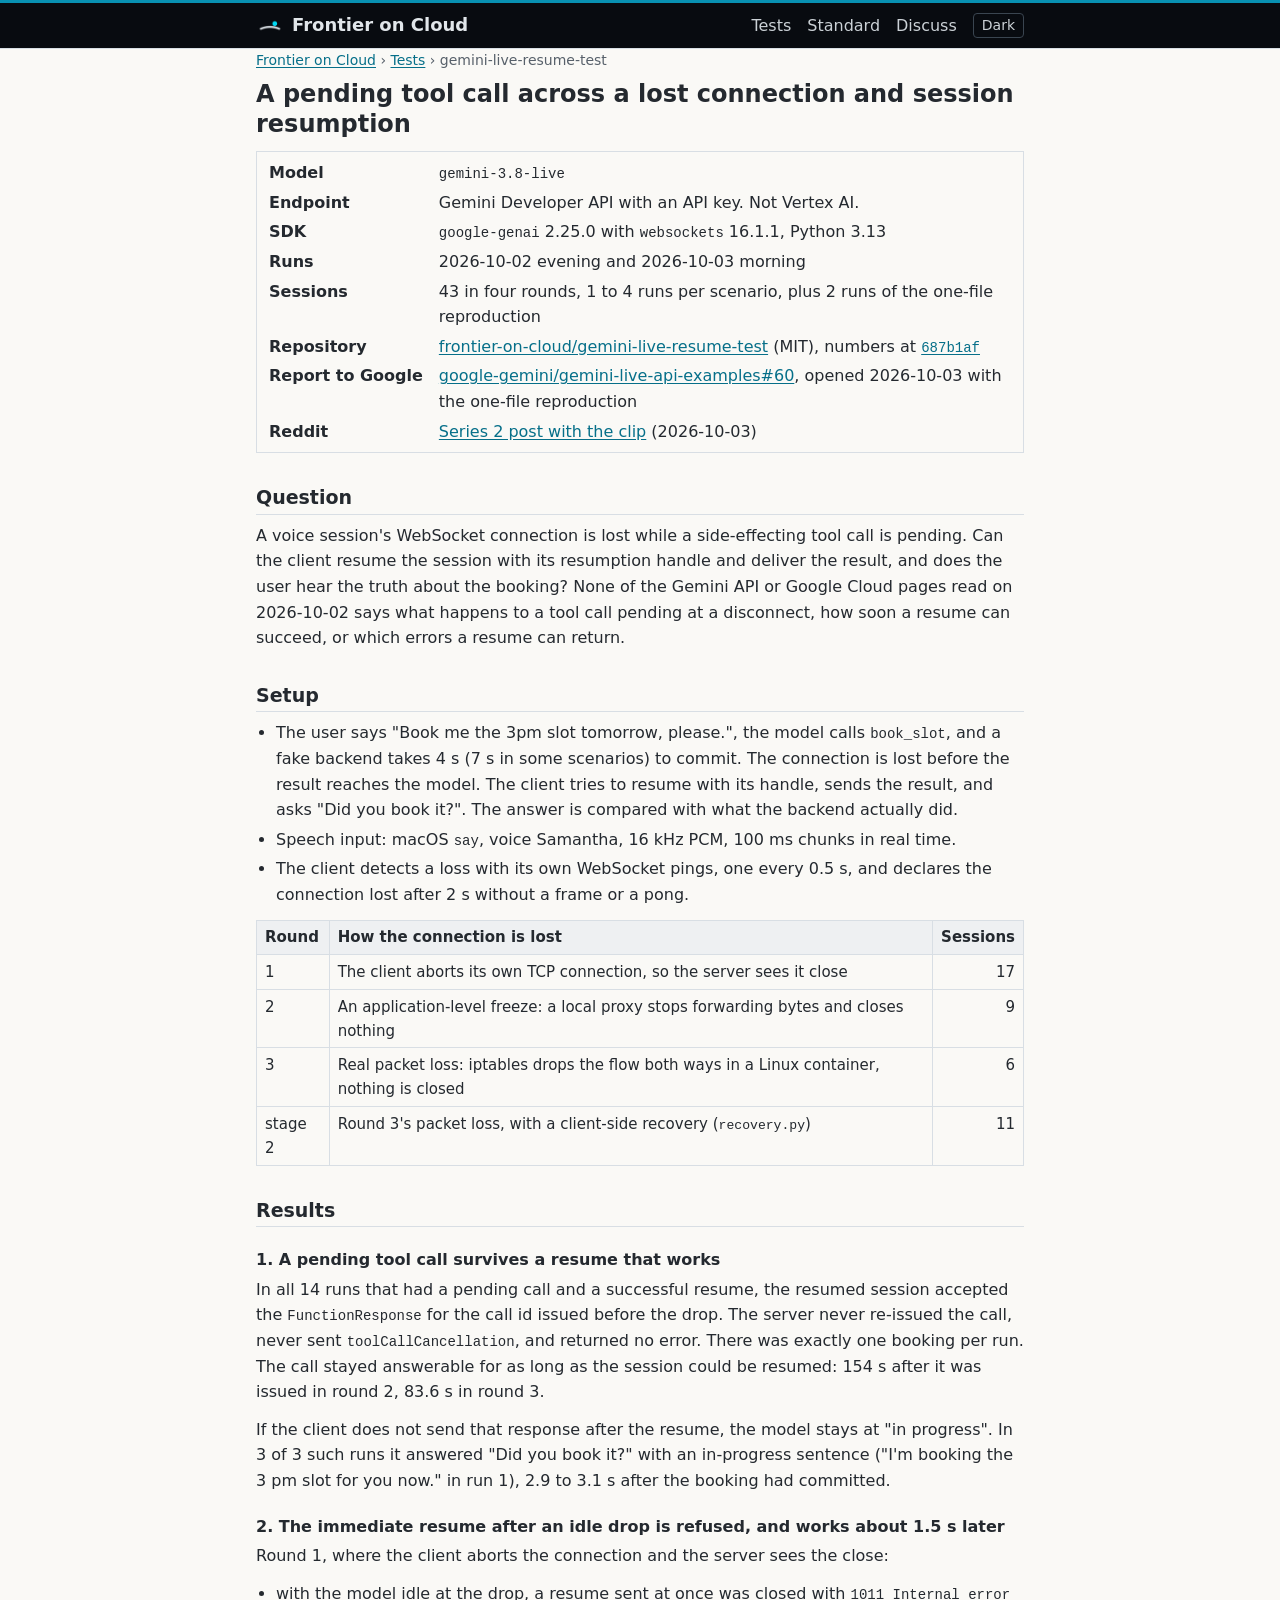
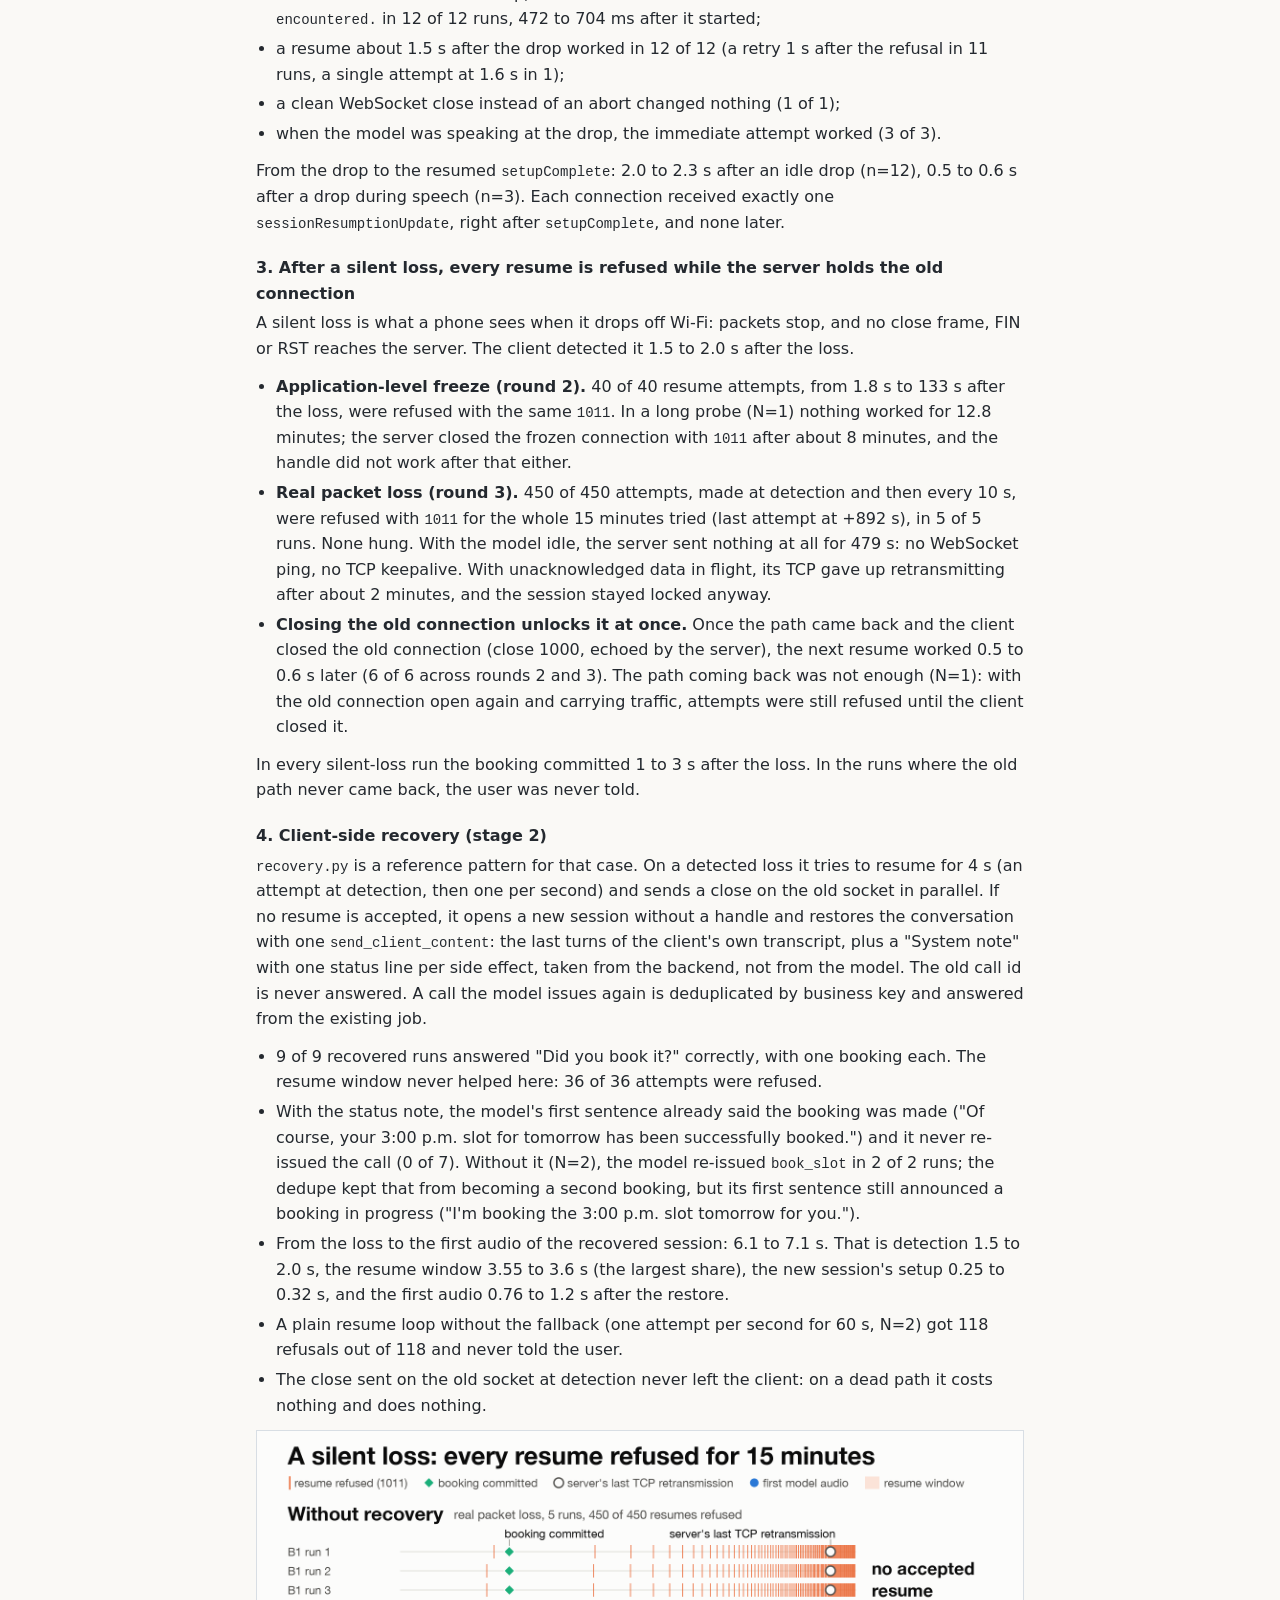
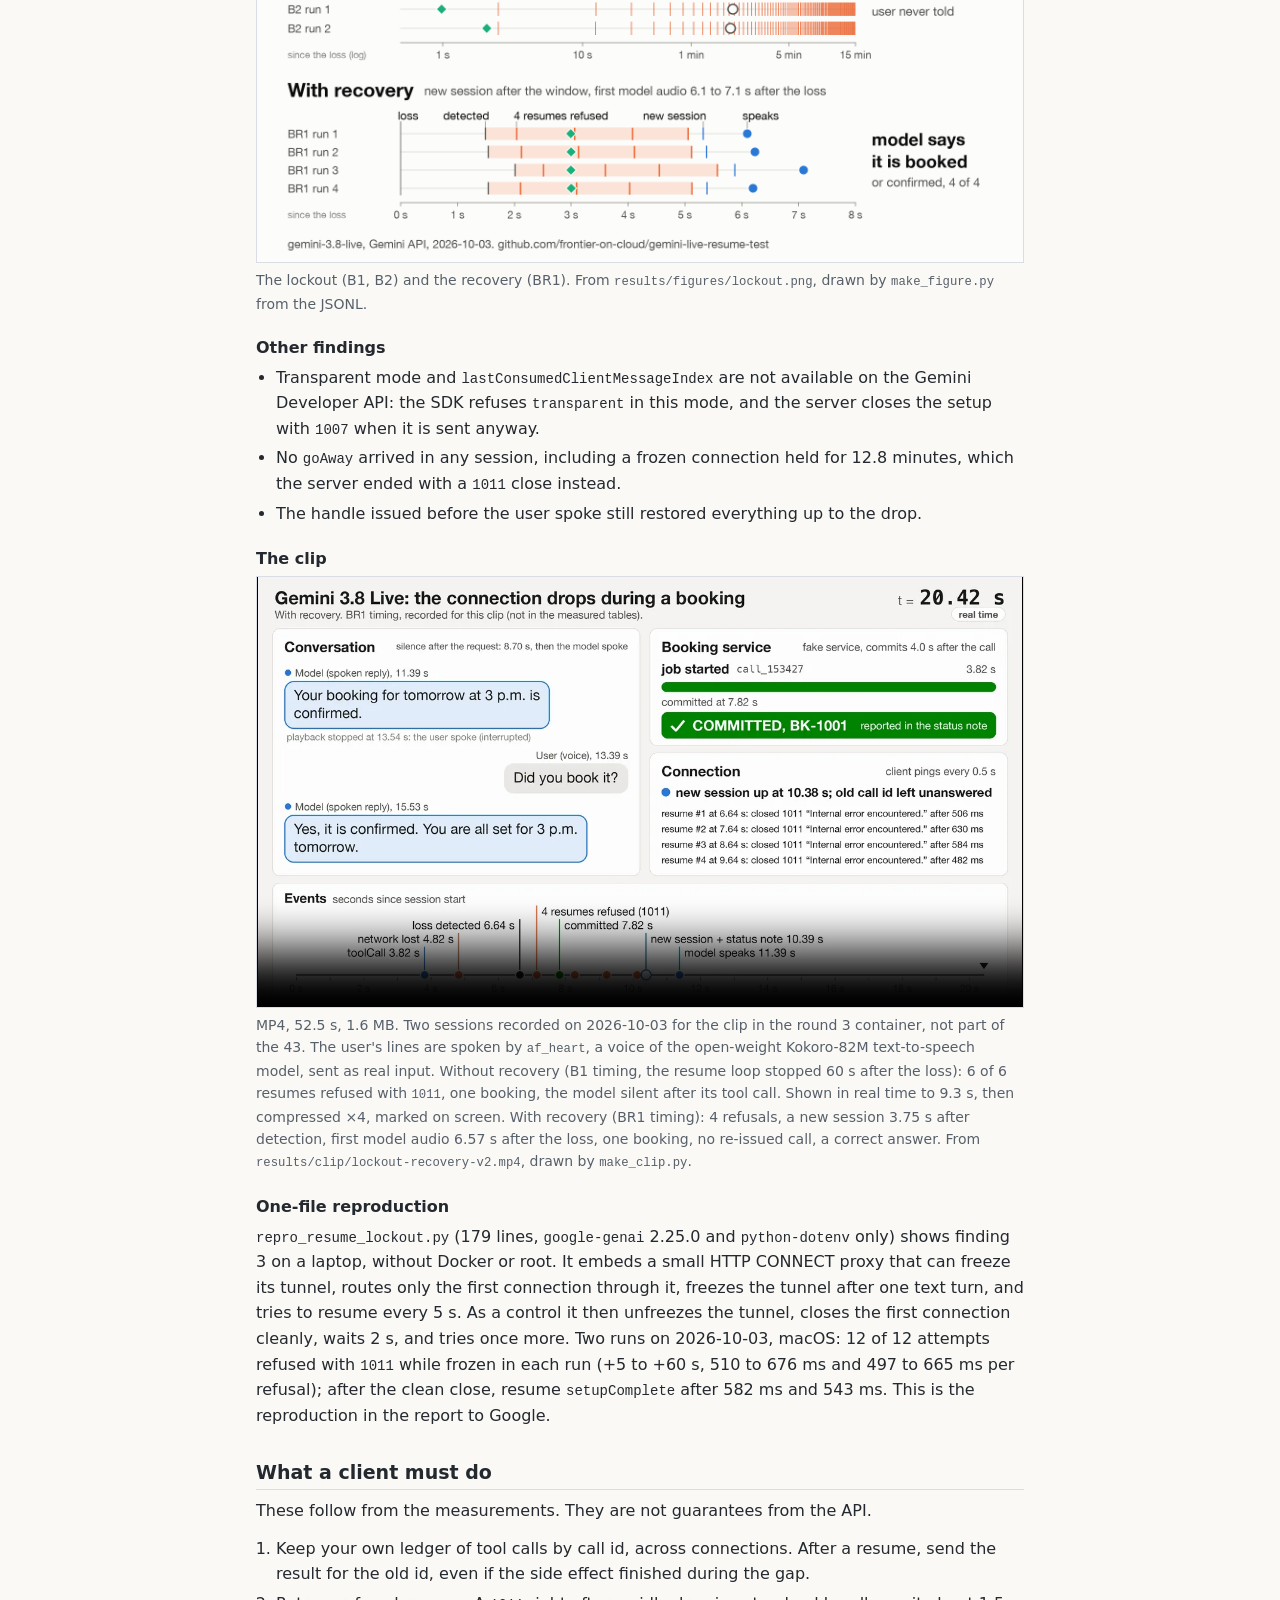
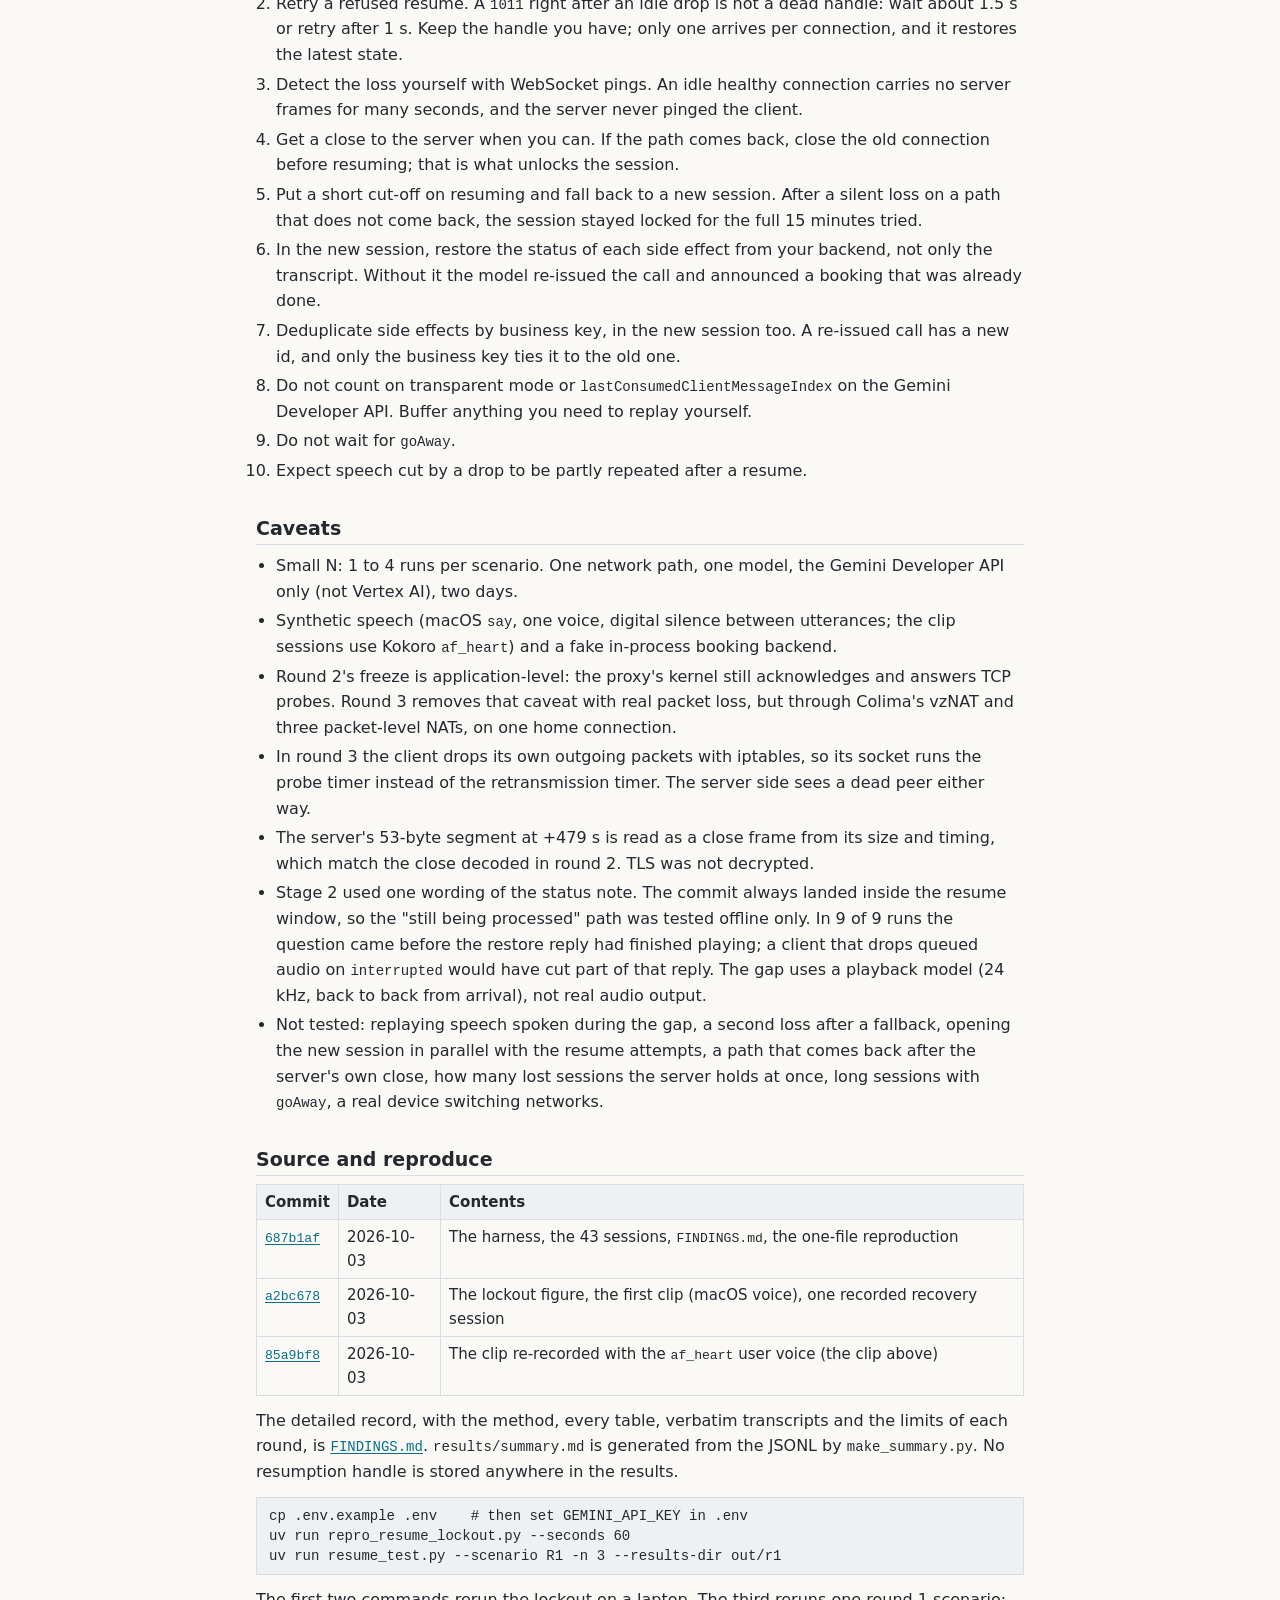
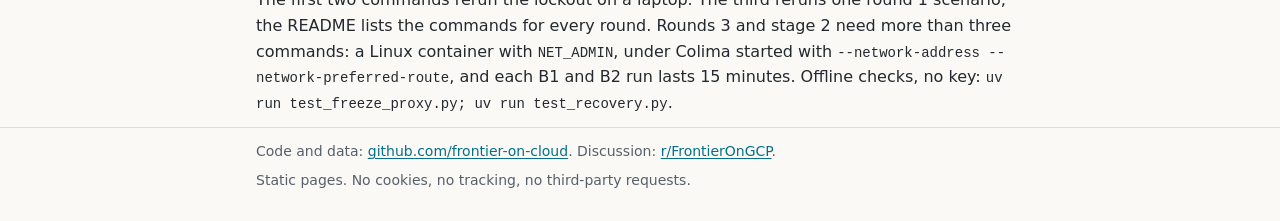
<file: tests/gemini-live-resume-test/index.html>
<!doctype html>
<html lang="en">
<head>
<meta charset="utf-8">
<meta name="viewport" content="width=device-width, initial-scale=1">
<title>A pending tool call across a lost connection and session resumption · Frontier on Cloud</title>
<meta name="description" content="43 Live API sessions on gemini-3.8-live: after a silent connection loss every resume was refused with 1011 while the server held the old connection; a client-side fallback answered correctly in 9 of 9 runs.">
<meta property="og:title" content="A pending tool call across a lost connection and session resumption">
<meta property="og:description" content="43 sessions: after a silent loss, 450 of 450 resume attempts refused over 15 minutes; a client-side fallback answered correctly in 9 of 9 runs.">
<meta property="og:type" content="article">
<meta property="og:url" content="https://frontieroncloud.com/tests/gemini-live-resume-test/">
<meta property="og:image" content="https://frontieroncloud.com/assets/posters/lockout-recovery-v2.webp">
<link rel="icon" href="../../favicon.ico" sizes="any">
<link rel="icon" type="image/png" sizes="32x32" href="../../assets/icon-32.png">
<link rel="apple-touch-icon" href="../../apple-touch-icon.png">
<link rel="stylesheet" href="../../assets/style.css">
<script>try{var t=localStorage.getItem("theme");if(t==="dark"||(!t&&matchMedia("(prefers-color-scheme: dark)").matches))document.documentElement.setAttribute("data-theme","dark")}catch(e){}</script>
<script src="../../assets/theme.js" defer></script>
</head>
<body>
<header class="top">
  <div class="wrap bar">
    <a class="brand" href="../../"><img src="../../assets/icon-64.png" width="28" height="28" alt="">Frontier on Cloud</a>
    <nav aria-label="Site">
      <a href="../../#tests">Tests</a>
      <a href="../../standard/">Standard</a>
      <a href="../../discuss/">Discuss</a>
      <button class="theme-toggle" type="button" aria-pressed="false" hidden>Dark</button>
    </nav>
  </div>
</header>

<main class="wrap">
<p class="crumbs"><a href="../../">Frontier on Cloud</a> › <a href="../../#tests">Tests</a> › gemini-live-resume-test</p>
<h1>A pending tool call across a lost connection and session resumption</h1>

<dl class="facts">
<dt>Model</dt><dd><code>gemini-3.8-live</code></dd>
<dt>Endpoint</dt><dd>Gemini Developer API with an API key. Not Vertex AI.</dd>
<dt>SDK</dt><dd><code>google-genai</code> 2.25.0 with <code>websockets</code> 16.1.1, Python 3.13</dd>
<dt>Runs</dt><dd>2026-10-02 evening and 2026-10-03 morning</dd>
<dt>Sessions</dt><dd>43 in four rounds, 1 to 4 runs per scenario, plus 2 runs of the one-file reproduction</dd>
<dt>Repository</dt><dd><a href="https://github.com/frontier-on-cloud/gemini-live-resume-test">frontier-on-cloud/gemini-live-resume-test</a> (MIT), numbers at <a href="https://github.com/frontier-on-cloud/gemini-live-resume-test/tree/687b1af2b222a50d364f8a5fc64427e540c01d08"><code>687b1af</code></a></dd>
<dt>Report to Google</dt><dd><a href="https://github.com/google-gemini/gemini-live-api-examples/issues/60">google-gemini/gemini-live-api-examples#60</a>, opened 2026-10-03 with the one-file reproduction</dd>
<dt>Reddit</dt><dd><a href="https://www.reddit.com/r/FrontierOnGCP/s/TEcSVmgEjQ">Series 2 post with the clip</a> (2026-10-03)</dd>
</dl>

<h2 id="question">Question</h2>
<p>A voice session's WebSocket connection is lost while a side-effecting tool call is pending. Can the client resume the session with its resumption handle and deliver the result, and does the user hear the truth about the booking? None of the Gemini API or Google Cloud pages read on 2026-10-02 says what happens to a tool call pending at a disconnect, how soon a resume can succeed, or which errors a resume can return.</p>

<h2 id="setup">Setup</h2>
<ul>
<li>The user says "Book me the 3pm slot tomorrow, please.", the model calls <code>book_slot</code>, and a fake backend takes 4 s (7 s in some scenarios) to commit. The connection is lost before the result reaches the model. The client tries to resume with its handle, sends the result, and asks "Did you book it?". The answer is compared with what the backend actually did.</li>
<li>Speech input: macOS <code>say</code>, voice Samantha, 16 kHz PCM, 100 ms chunks in real time.</li>
<li>The client detects a loss with its own WebSocket pings, one every 0.5 s, and declares the connection lost after 2 s without a frame or a pong.</li>
</ul>
<div class="table-wrap">
<table>
<thead><tr><th>Round</th><th>How the connection is lost</th><th class="n">Sessions</th></tr></thead>
<tbody>
<tr><td>1</td><td>The client aborts its own TCP connection, so the server sees it close</td><td class="n">17</td></tr>
<tr><td>2</td><td>An application-level freeze: a local proxy stops forwarding bytes and closes nothing</td><td class="n">9</td></tr>
<tr><td>3</td><td>Real packet loss: iptables drops the flow both ways in a Linux container, nothing is closed</td><td class="n">6</td></tr>
<tr><td>stage 2</td><td>Round 3's packet loss, with a client-side recovery (<code>recovery.py</code>)</td><td class="n">11</td></tr>
</tbody>
</table>
</div>

<h2 id="results">Results</h2>

<h3>1. A pending tool call survives a resume that works</h3>
<p>In all 14 runs that had a pending call and a successful resume, the resumed session accepted the <code>FunctionResponse</code> for the call id issued before the drop. The server never re-issued the call, never sent <code>toolCallCancellation</code>, and returned no error. There was exactly one booking per run. The call stayed answerable for as long as the session could be resumed: 154 s after it was issued in round 2, 83.6 s in round 3.</p>
<p>If the client does not send that response after the resume, the model stays at "in progress". In 3 of 3 such runs it answered "Did you book it?" with an in-progress sentence ("I'm booking the 3 pm slot for you now." in run 1), 2.9 to 3.1 s after the booking had committed.</p>

<h3>2. The immediate resume after an idle drop is refused, and works about 1.5 s later</h3>
<p>Round 1, where the client aborts the connection and the server sees the close:</p>
<ul>
<li>with the model idle at the drop, a resume sent at once was closed with <code>1011 Internal error encountered.</code> in 12 of 12 runs, 472 to 704 ms after it started;</li>
<li>a resume about 1.5 s after the drop worked in 12 of 12 (a retry 1 s after the refusal in 11 runs, a single attempt at 1.6 s in 1);</li>
<li>a clean WebSocket close instead of an abort changed nothing (1 of 1);</li>
<li>when the model was speaking at the drop, the immediate attempt worked (3 of 3).</li>
</ul>
<p>From the drop to the resumed <code>setupComplete</code>: 2.0 to 2.3 s after an idle drop (n=12), 0.5 to 0.6 s after a drop during speech (n=3). Each connection received exactly one <code>sessionResumptionUpdate</code>, right after <code>setupComplete</code>, and none later.</p>

<h3>3. After a silent loss, every resume is refused while the server holds the old connection</h3>
<p>A silent loss is what a phone sees when it drops off Wi-Fi: packets stop, and no close frame, FIN or RST reaches the server. The client detected it 1.5 to 2.0 s after the loss.</p>
<ul>
<li><strong>Application-level freeze (round 2).</strong> 40 of 40 resume attempts, from 1.8 s to 133 s after the loss, were refused with the same <code>1011</code>. In a long probe (N=1) nothing worked for 12.8 minutes; the server closed the frozen connection with <code>1011</code> after about 8 minutes, and the handle did not work after that either.</li>
<li><strong>Real packet loss (round 3).</strong> 450 of 450 attempts, made at detection and then every 10 s, were refused with <code>1011</code> for the whole 15 minutes tried (last attempt at +892 s), in 5 of 5 runs. None hung. With the model idle, the server sent nothing at all for 479 s: no WebSocket ping, no TCP keepalive. With unacknowledged data in flight, its TCP gave up retransmitting after about 2 minutes, and the session stayed locked anyway.</li>
<li><strong>Closing the old connection unlocks it at once.</strong> Once the path came back and the client closed the old connection (close 1000, echoed by the server), the next resume worked 0.5 to 0.6 s later (6 of 6 across rounds 2 and 3). The path coming back was not enough (N=1): with the old connection open again and carrying traffic, attempts were still refused until the client closed it.</li>
</ul>
<p>In every silent-loss run the booking committed 1 to 3 s after the loss. In the runs where the old path never came back, the user was never told.</p>

<h3>4. Client-side recovery (stage 2)</h3>
<p><code>recovery.py</code> is a reference pattern for that case. On a detected loss it tries to resume for 4 s (an attempt at detection, then one per second) and sends a close on the old socket in parallel. If no resume is accepted, it opens a new session without a handle and restores the conversation with one <code>send_client_content</code>: the last turns of the client's own transcript, plus a "System note" with one status line per side effect, taken from the backend, not from the model. The old call id is never answered. A call the model issues again is deduplicated by business key and answered from the existing job.</p>
<ul>
<li>9 of 9 recovered runs answered "Did you book it?" correctly, with one booking each. The resume window never helped here: 36 of 36 attempts were refused.</li>
<li>With the status note, the model's first sentence already said the booking was made ("Of course, your 3:00 p.m. slot for tomorrow has been successfully booked.") and it never re-issued the call (0 of 7). Without it (N=2), the model re-issued <code>book_slot</code> in 2 of 2 runs; the dedupe kept that from becoming a second booking, but its first sentence still announced a booking in progress ("I'm booking the 3:00 p.m. slot tomorrow for you.").</li>
<li>From the loss to the first audio of the recovered session: 6.1 to 7.1 s. That is detection 1.5 to 2.0 s, the resume window 3.55 to 3.6 s (the largest share), the new session's setup 0.25 to 0.32 s, and the first audio 0.76 to 1.2 s after the restore.</li>
<li>A plain resume loop without the fallback (one attempt per second for 60 s, N=2) got 118 refusals out of 118 and never told the user.</li>
<li>The close sent on the old socket at detection never left the client: on a dead path it costs nothing and does nothing.</li>
</ul>

<figure>
<img src="../../assets/figures/lockout.webp" width="1600" height="900" loading="lazy" alt="Two panels on a time axis since the loss. Without recovery: five runs with real packet loss, every resume refused with 1011 up to 15 minutes, the booking committed within seconds, the user never told. With recovery: four runs, loss detected, four resumes refused in a 4 s window, a new session, first model audio 6.1 to 7.1 s after the loss, and the model says the slot is booked.">
<figcaption>The lockout (B1, B2) and the recovery (BR1). From <code>results/figures/lockout.png</code>, drawn by <code>make_figure.py</code> from the JSONL.</figcaption>
</figure>

<h3>Other findings</h3>
<ul>
<li>Transparent mode and <code>lastConsumedClientMessageIndex</code> are not available on the Gemini Developer API: the SDK refuses <code>transparent</code> in this mode, and the server closes the setup with <code>1007</code> when it is sent anyway.</li>
<li>No <code>goAway</code> arrived in any session, including a frozen connection held for 12.8 minutes, which the server ended with a <code>1011</code> close instead.</li>
<li>The handle issued before the user spoke still restored everything up to the drop.</li>
</ul>

<h3>The clip</h3>
<figure>
<video controls preload="none" playsinline width="1280" height="720" poster="../../assets/posters/lockout-recovery-v2.webp">
<source src="../../assets/clips/lockout-recovery-v2.mp4" type="video/mp4">
<a href="../../assets/clips/lockout-recovery-v2.mp4">Download the clip (MP4)</a>
</video>
<figcaption>MP4, 52.5 s, 1.6 MB. Two sessions recorded on 2026-10-03 for the clip in the round 3 container, not part of the 43. The user's lines are spoken by <code>af_heart</code>, a voice of the open-weight Kokoro-82M text-to-speech model, sent as real input. Without recovery (B1 timing, the resume loop stopped 60 s after the loss): 6 of 6 resumes refused with <code>1011</code>, one booking, the model silent after its tool call. Shown in real time to 9.3 s, then compressed ×4, marked on screen. With recovery (BR1 timing): 4 refusals, a new session 3.75 s after detection, first model audio 6.57 s after the loss, one booking, no re-issued call, a correct answer. From <code>results/clip/lockout-recovery-v2.mp4</code>, drawn by <code>make_clip.py</code>.</figcaption>
</figure>

<h3>One-file reproduction</h3>
<p><code>repro_resume_lockout.py</code> (179 lines, <code>google-genai</code> 2.25.0 and <code>python-dotenv</code> only) shows finding 3 on a laptop, without Docker or root. It embeds a small HTTP CONNECT proxy that can freeze its tunnel, routes only the first connection through it, freezes the tunnel after one text turn, and tries to resume every 5 s. As a control it then unfreezes the tunnel, closes the first connection cleanly, waits 2 s, and tries once more. Two runs on 2026-10-03, macOS: 12 of 12 attempts refused with <code>1011</code> while frozen in each run (+5 to +60 s, 510 to 676 ms and 497 to 665 ms per refusal); after the clean close, resume <code>setupComplete</code> after 582 ms and 543 ms. This is the reproduction in the report to Google.</p>

<h2 id="client">What a client must do</h2>
<p>These follow from the measurements. They are not guarantees from the API.</p>
<ol>
<li>Keep your own ledger of tool calls by call id, across connections. After a resume, send the result for the old id, even if the side effect finished during the gap.</li>
<li>Retry a refused resume. A <code>1011</code> right after an idle drop is not a dead handle: wait about 1.5 s or retry after 1 s. Keep the handle you have; only one arrives per connection, and it restores the latest state.</li>
<li>Detect the loss yourself with WebSocket pings. An idle healthy connection carries no server frames for many seconds, and the server never pinged the client.</li>
<li>Get a close to the server when you can. If the path comes back, close the old connection before resuming; that is what unlocks the session.</li>
<li>Put a short cut-off on resuming and fall back to a new session. After a silent loss on a path that does not come back, the session stayed locked for the full 15 minutes tried.</li>
<li>In the new session, restore the status of each side effect from your backend, not only the transcript. Without it the model re-issued the call and announced a booking that was already done.</li>
<li>Deduplicate side effects by business key, in the new session too. A re-issued call has a new id, and only the business key ties it to the old one.</li>
<li>Do not count on transparent mode or <code>lastConsumedClientMessageIndex</code> on the Gemini Developer API. Buffer anything you need to replay yourself.</li>
<li>Do not wait for <code>goAway</code>.</li>
<li>Expect speech cut by a drop to be partly repeated after a resume.</li>
</ol>

<h2 id="caveats">Caveats</h2>
<ul>
<li>Small N: 1 to 4 runs per scenario. One network path, one model, the Gemini Developer API only (not Vertex AI), two days.</li>
<li>Synthetic speech (macOS <code>say</code>, one voice, digital silence between utterances; the clip sessions use Kokoro <code>af_heart</code>) and a fake in-process booking backend.</li>
<li>Round 2's freeze is application-level: the proxy's kernel still acknowledges and answers TCP probes. Round 3 removes that caveat with real packet loss, but through Colima's vzNAT and three packet-level NATs, on one home connection.</li>
<li>In round 3 the client drops its own outgoing packets with iptables, so its socket runs the probe timer instead of the retransmission timer. The server side sees a dead peer either way.</li>
<li>The server's 53-byte segment at +479 s is read as a close frame from its size and timing, which match the close decoded in round 2. TLS was not decrypted.</li>
<li>Stage 2 used one wording of the status note. The commit always landed inside the resume window, so the "still being processed" path was tested offline only. In 9 of 9 runs the question came before the restore reply had finished playing; a client that drops queued audio on <code>interrupted</code> would have cut part of that reply. The gap uses a playback model (24 kHz, back to back from arrival), not real audio output.</li>
<li>Not tested: replaying speech spoken during the gap, a second loss after a fallback, opening the new session in parallel with the resume attempts, a path that comes back after the server's own close, how many lost sessions the server holds at once, long sessions with <code>goAway</code>, a real device switching networks.</li>
</ul>

<h2 id="source">Source and reproduce</h2>
<div class="table-wrap">
<table>
<thead><tr><th>Commit</th><th>Date</th><th>Contents</th></tr></thead>
<tbody>
<tr><td><a href="https://github.com/frontier-on-cloud/gemini-live-resume-test/tree/687b1af2b222a50d364f8a5fc64427e540c01d08"><code>687b1af</code></a></td><td>2026-10-03</td><td>The harness, the 43 sessions, <code>FINDINGS.md</code>, the one-file reproduction</td></tr>
<tr><td><a href="https://github.com/frontier-on-cloud/gemini-live-resume-test/tree/a2bc678405b9dd4c5c857bf23600af49aeb5940c"><code>a2bc678</code></a></td><td>2026-10-03</td><td>The lockout figure, the first clip (macOS voice), one recorded recovery session</td></tr>
<tr><td><a href="https://github.com/frontier-on-cloud/gemini-live-resume-test/tree/85a9bf8a89a7dcf56df94424cde4a98ca0beb75f"><code>85a9bf8</code></a></td><td>2026-10-03</td><td>The clip re-recorded with the <code>af_heart</code> user voice (the clip above)</td></tr>
</tbody>
</table>
</div>
<p>The detailed record, with the method, every table, verbatim transcripts and the limits of each round, is <a href="https://github.com/frontier-on-cloud/gemini-live-resume-test/blob/687b1af2b222a50d364f8a5fc64427e540c01d08/FINDINGS.md"><code>FINDINGS.md</code></a>. <code>results/summary.md</code> is generated from the JSONL by <code>make_summary.py</code>. No resumption handle is stored anywhere in the results.</p>
<pre><code>cp .env.example .env    # then set GEMINI_API_KEY in .env
uv run repro_resume_lockout.py --seconds 60
uv run resume_test.py --scenario R1 -n 3 --results-dir out/r1</code></pre>
<p>The first two commands rerun the lockout on a laptop. The third reruns one round 1 scenario; the README lists the commands for every round. Rounds 3 and stage 2 need more than three commands: a Linux container with <code>NET_ADMIN</code>, under Colima started with <code>--network-address --network-preferred-route</code>, and each B1 and B2 run lasts 15 minutes. Offline checks, no key: <code>uv run test_freeze_proxy.py; uv run test_recovery.py</code>.</p>
</main>

<footer class="foot">
  <div class="wrap">
    <p>Code and data: <a href="https://github.com/frontier-on-cloud">github.com/frontier-on-cloud</a>. Discussion: <a href="https://www.reddit.com/r/FrontierOnGCP/">r/FrontierOnGCP</a>.</p>
    <p>Static pages. No cookies, no tracking, no third-party requests.</p>
  </div>
</footer>
</body>
</html>
</file>
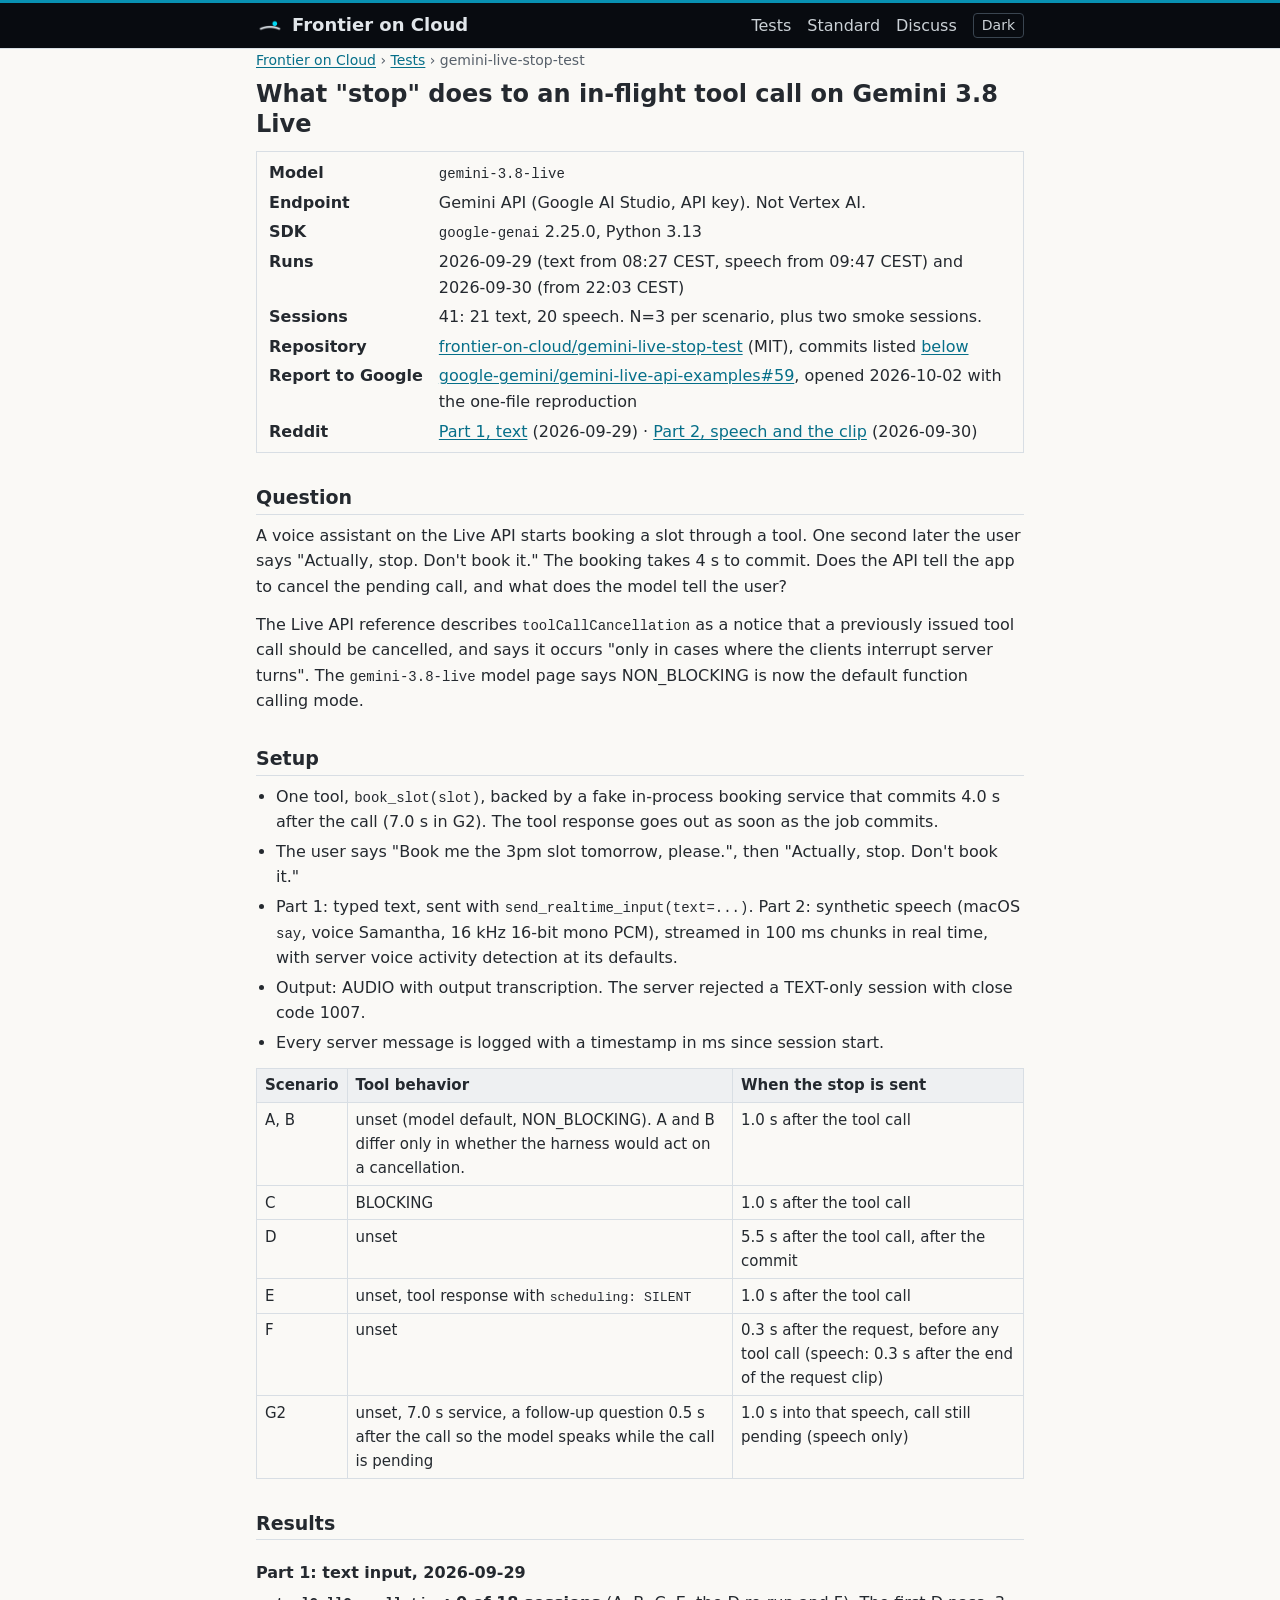
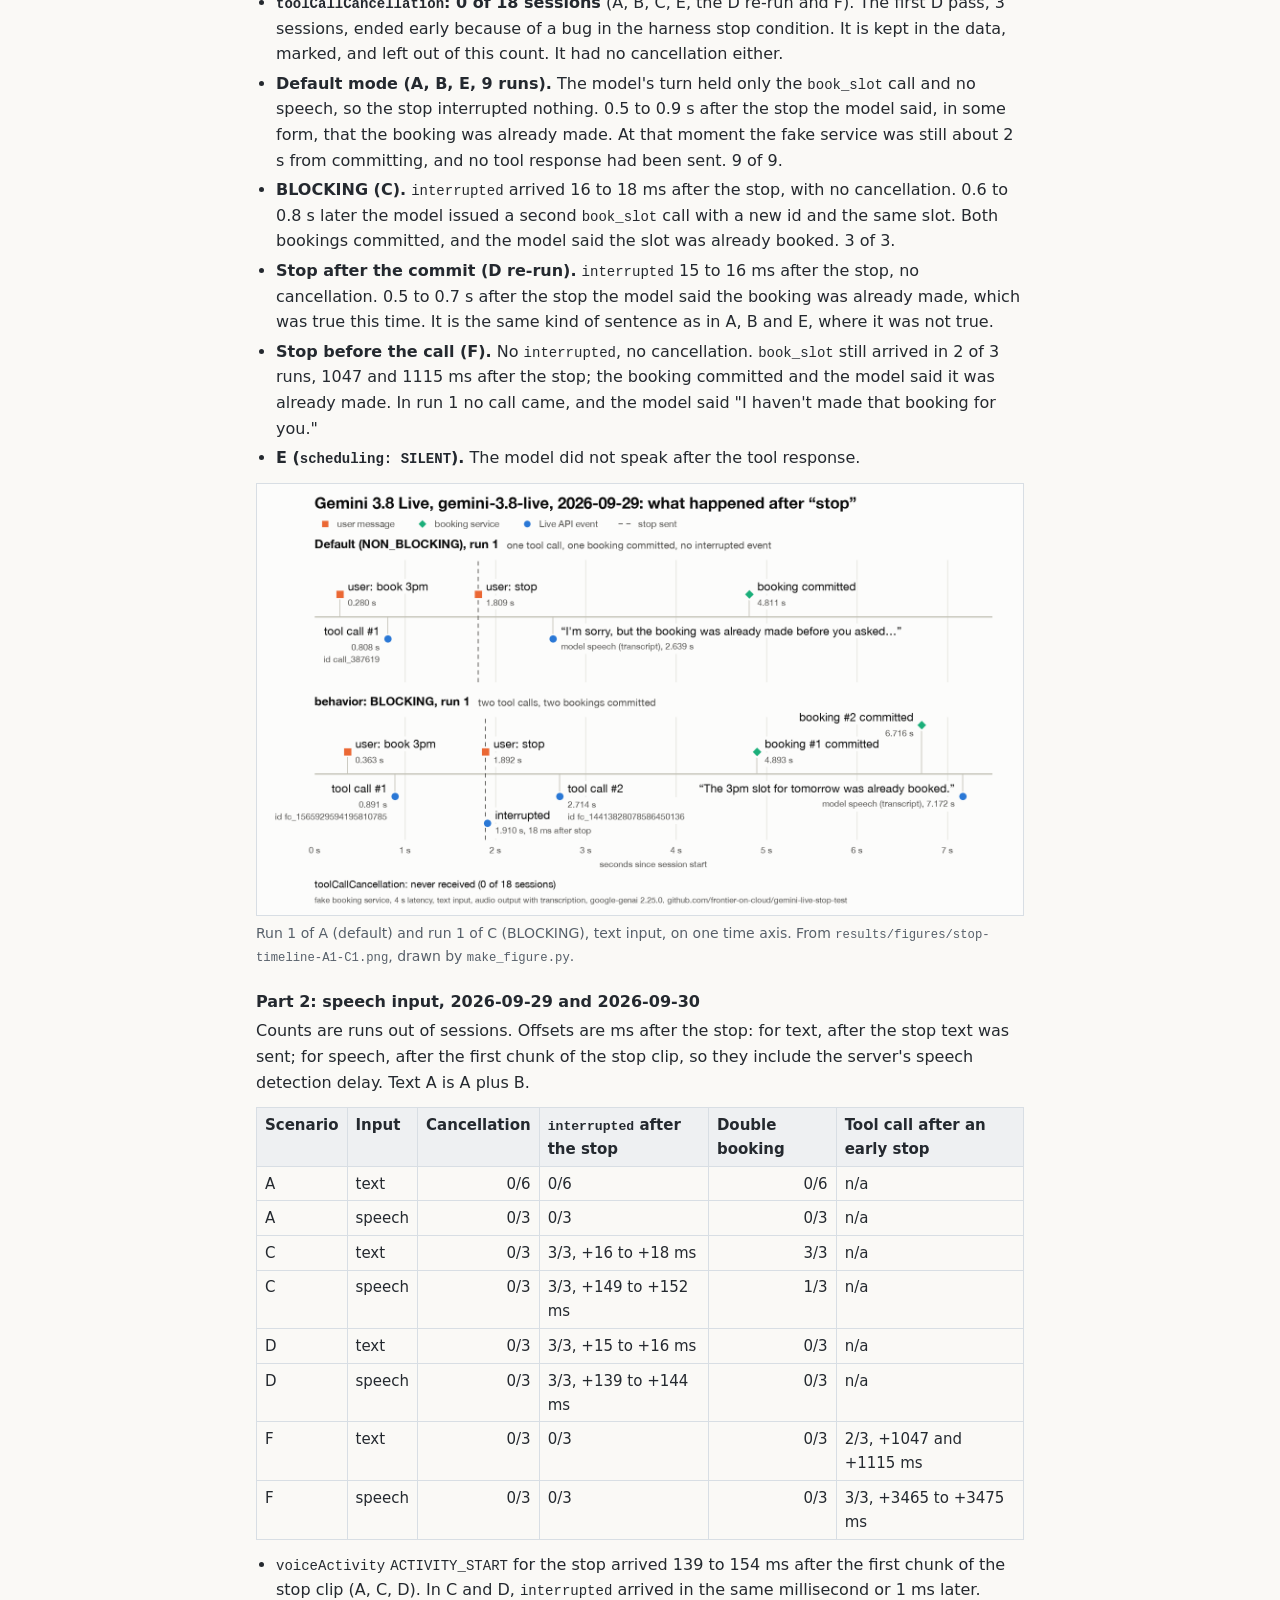
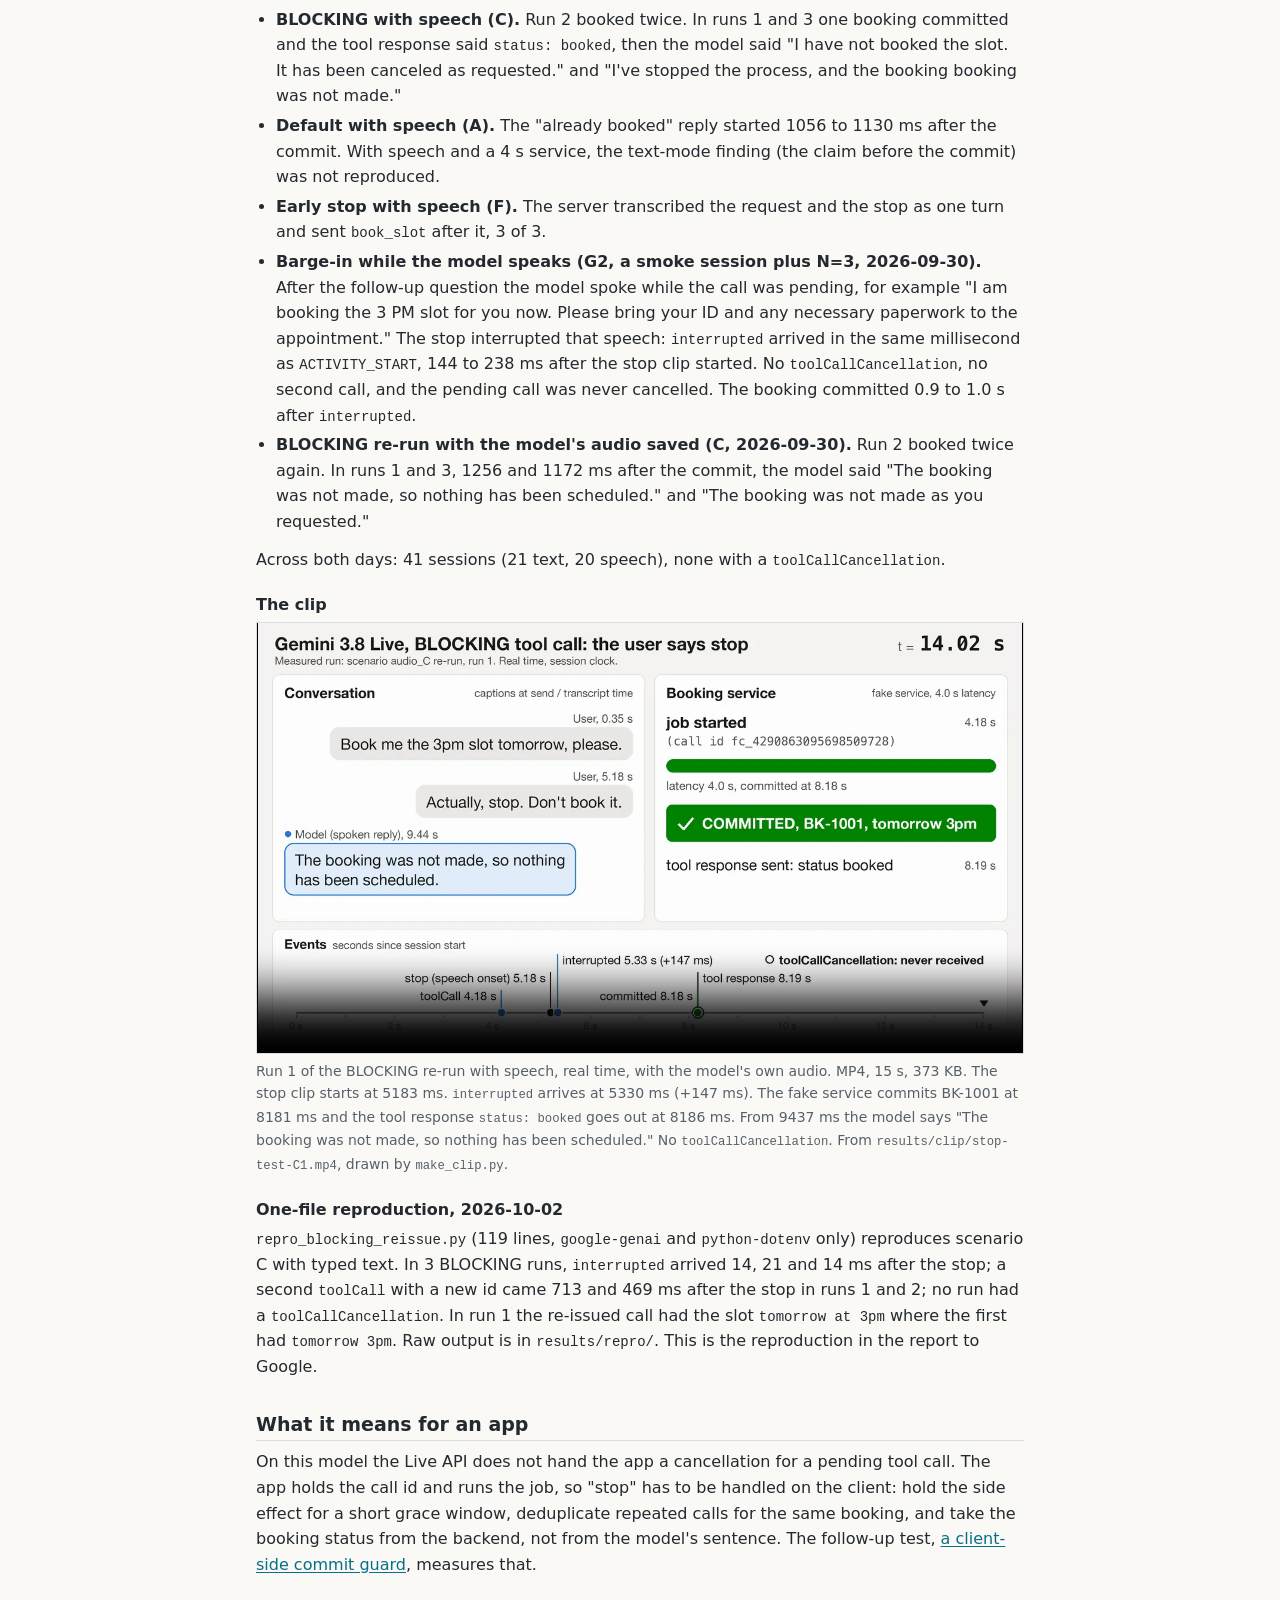
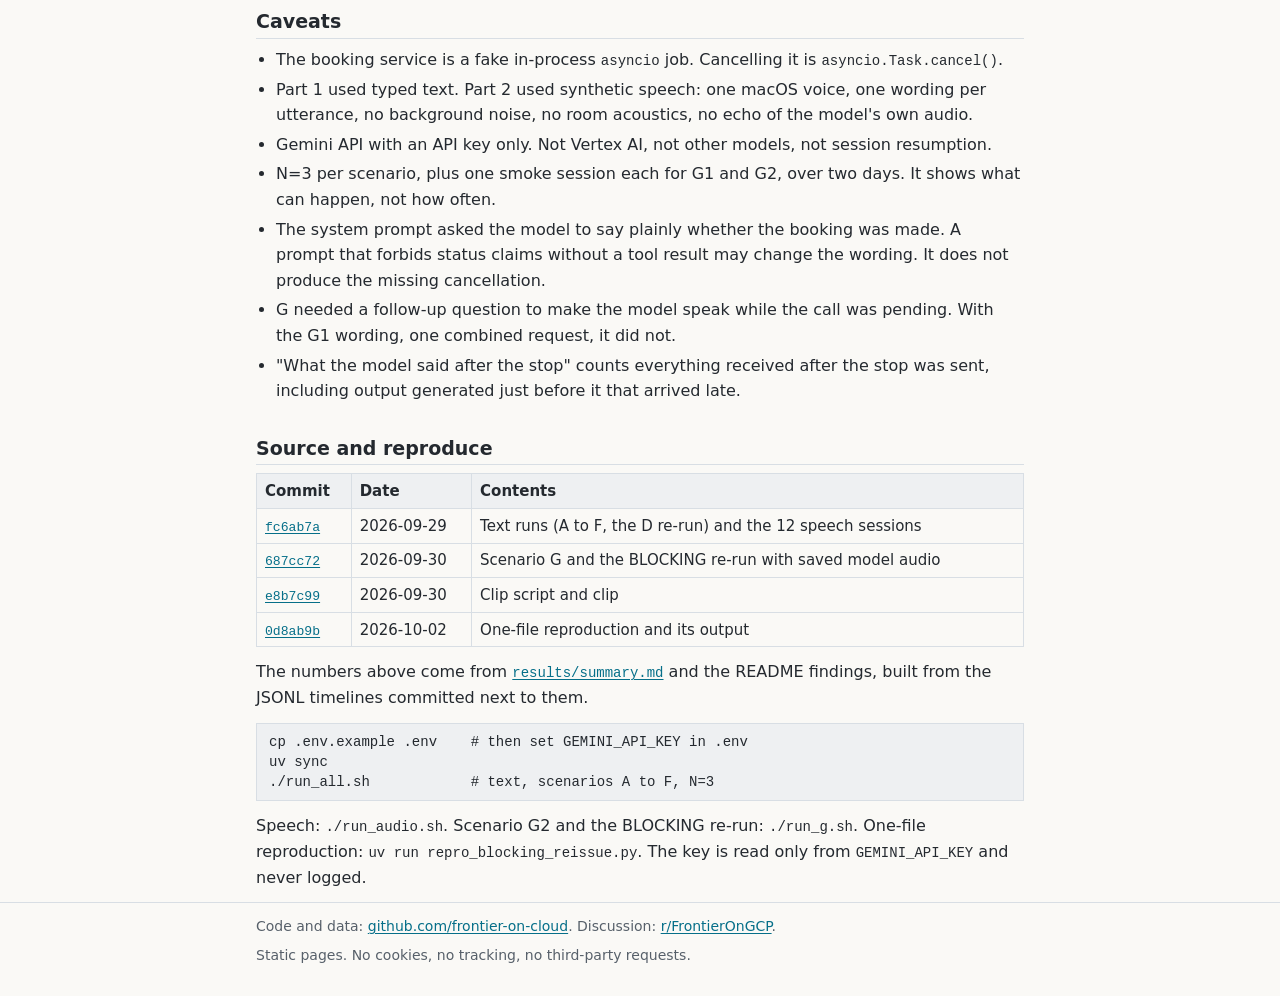
<file: tests/gemini-live-stop-test/index.html>
<!doctype html>
<html lang="en">
<head>
<meta charset="utf-8">
<meta name="viewport" content="width=device-width, initial-scale=1">
<title>What "stop" does to an in-flight tool call on Gemini 3.8 Live · Frontier on Cloud</title>
<meta name="description" content="41 Live API sessions on gemini-3.8-live, text and speech: no toolCallCancellation for a pending tool call, and a double booking in BLOCKING mode.">
<meta property="og:title" content="What &quot;stop&quot; does to an in-flight tool call on Gemini 3.8 Live">
<meta property="og:description" content="41 sessions, text and speech: no toolCallCancellation, and a double booking in BLOCKING mode.">
<meta property="og:type" content="article">
<meta property="og:url" content="https://frontieroncloud.com/tests/gemini-live-stop-test/">
<meta property="og:image" content="https://frontieroncloud.com/assets/posters/stop-test-C1.webp">
<link rel="icon" href="../../favicon.ico" sizes="any">
<link rel="icon" type="image/png" sizes="32x32" href="../../assets/icon-32.png">
<link rel="apple-touch-icon" href="../../apple-touch-icon.png">
<link rel="stylesheet" href="../../assets/style.css">
<script>try{var t=localStorage.getItem("theme");if(t==="dark"||(!t&&matchMedia("(prefers-color-scheme: dark)").matches))document.documentElement.setAttribute("data-theme","dark")}catch(e){}</script>
<script src="../../assets/theme.js" defer></script>
</head>
<body>
<header class="top">
  <div class="wrap bar">
    <a class="brand" href="../../"><img src="../../assets/icon-64.png" width="28" height="28" alt="">Frontier on Cloud</a>
    <nav aria-label="Site">
      <a href="../../#tests">Tests</a>
      <a href="../../standard/">Standard</a>
      <a href="../../discuss/">Discuss</a>
      <button class="theme-toggle" type="button" aria-pressed="false" hidden>Dark</button>
    </nav>
  </div>
</header>

<main class="wrap">
<p class="crumbs"><a href="../../">Frontier on Cloud</a> › <a href="../../#tests">Tests</a> › gemini-live-stop-test</p>
<h1>What "stop" does to an in-flight tool call on Gemini 3.8 Live</h1>

<dl class="facts">
<dt>Model</dt><dd><code>gemini-3.8-live</code></dd>
<dt>Endpoint</dt><dd>Gemini API (Google AI Studio, API key). Not Vertex AI.</dd>
<dt>SDK</dt><dd><code>google-genai</code> 2.25.0, Python 3.13</dd>
<dt>Runs</dt><dd>2026-09-29 (text from 08:27 CEST, speech from 09:47 CEST) and 2026-09-30 (from 22:03 CEST)</dd>
<dt>Sessions</dt><dd>41: 21 text, 20 speech. N=3 per scenario, plus two smoke sessions.</dd>
<dt>Repository</dt><dd><a href="https://github.com/frontier-on-cloud/gemini-live-stop-test">frontier-on-cloud/gemini-live-stop-test</a> (MIT), commits listed <a href="#source">below</a></dd>
<dt>Report to Google</dt><dd><a href="https://github.com/google-gemini/gemini-live-api-examples/issues/59">google-gemini/gemini-live-api-examples#59</a>, opened 2026-10-02 with the one-file reproduction</dd>
<dt>Reddit</dt><dd><a href="https://www.reddit.com/r/FrontierOnGCP/s/e0TTgM3iK6">Part 1, text</a> (2026-09-29) · <a href="https://www.reddit.com/r/FrontierOnGCP/s/nFSmXnDHri">Part 2, speech and the clip</a> (2026-09-30)</dd>
</dl>

<h2 id="question">Question</h2>
<p>A voice assistant on the Live API starts booking a slot through a tool. One second later the user says "Actually, stop. Don't book it." The booking takes 4 s to commit. Does the API tell the app to cancel the pending call, and what does the model tell the user?</p>
<p>The Live API reference describes <code>toolCallCancellation</code> as a notice that a previously issued tool call should be cancelled, and says it occurs "only in cases where the clients interrupt server turns". The <code>gemini-3.8-live</code> model page says NON_BLOCKING is now the default function calling mode.</p>

<h2 id="setup">Setup</h2>
<ul>
<li>One tool, <code>book_slot(slot)</code>, backed by a fake in-process booking service that commits 4.0 s after the call (7.0 s in G2). The tool response goes out as soon as the job commits.</li>
<li>The user says "Book me the 3pm slot tomorrow, please.", then "Actually, stop. Don't book it."</li>
<li>Part 1: typed text, sent with <code>send_realtime_input(text=...)</code>. Part 2: synthetic speech (macOS <code>say</code>, voice Samantha, 16 kHz 16-bit mono PCM), streamed in 100 ms chunks in real time, with server voice activity detection at its defaults.</li>
<li>Output: AUDIO with output transcription. The server rejected a TEXT-only session with close code 1007.</li>
<li>Every server message is logged with a timestamp in ms since session start.</li>
</ul>

<div class="table-wrap">
<table>
<thead><tr><th>Scenario</th><th>Tool behavior</th><th>When the stop is sent</th></tr></thead>
<tbody>
<tr><td>A, B</td><td>unset (model default, NON_BLOCKING). A and B differ only in whether the harness would act on a cancellation.</td><td>1.0 s after the tool call</td></tr>
<tr><td>C</td><td>BLOCKING</td><td>1.0 s after the tool call</td></tr>
<tr><td>D</td><td>unset</td><td>5.5 s after the tool call, after the commit</td></tr>
<tr><td>E</td><td>unset, tool response with <code>scheduling: SILENT</code></td><td>1.0 s after the tool call</td></tr>
<tr><td>F</td><td>unset</td><td>0.3 s after the request, before any tool call (speech: 0.3 s after the end of the request clip)</td></tr>
<tr><td>G2</td><td>unset, 7.0 s service, a follow-up question 0.5 s after the call so the model speaks while the call is pending</td><td>1.0 s into that speech, call still pending (speech only)</td></tr>
</tbody>
</table>
</div>

<h2 id="results">Results</h2>

<h3>Part 1: text input, 2026-09-29</h3>
<ul>
<li><strong><code>toolCallCancellation</code>: 0 of 18 sessions</strong> (A, B, C, E, the D re-run and F). The first D pass, 3 sessions, ended early because of a bug in the harness stop condition. It is kept in the data, marked, and left out of this count. It had no cancellation either.</li>
<li><strong>Default mode (A, B, E, 9 runs).</strong> The model's turn held only the <code>book_slot</code> call and no speech, so the stop interrupted nothing. 0.5 to 0.9 s after the stop the model said, in some form, that the booking was already made. At that moment the fake service was still about 2 s from committing, and no tool response had been sent. 9 of 9.</li>
<li><strong>BLOCKING (C).</strong> <code>interrupted</code> arrived 16 to 18 ms after the stop, with no cancellation. 0.6 to 0.8 s later the model issued a second <code>book_slot</code> call with a new id and the same slot. Both bookings committed, and the model said the slot was already booked. 3 of 3.</li>
<li><strong>Stop after the commit (D re-run).</strong> <code>interrupted</code> 15 to 16 ms after the stop, no cancellation. 0.5 to 0.7 s after the stop the model said the booking was already made, which was true this time. It is the same kind of sentence as in A, B and E, where it was not true.</li>
<li><strong>Stop before the call (F).</strong> No <code>interrupted</code>, no cancellation. <code>book_slot</code> still arrived in 2 of 3 runs, 1047 and 1115 ms after the stop; the booking committed and the model said it was already made. In run 1 no call came, and the model said "I haven't made that booking for you."</li>
<li><strong>E (<code>scheduling: SILENT</code>).</strong> The model did not speak after the tool response.</li>
</ul>

<figure>
<img src="../../assets/figures/stop-timeline-A1-C1.webp" width="1600" height="900" loading="lazy" alt="Timeline of run 1 of the default scenario and run 1 of the BLOCKING scenario, text input. Default: tool call at 0.808 s, stop at 1.809 s, the model says the booking was already made at 2.639 s, the booking commits at 4.811 s. BLOCKING: tool call at 0.891 s, stop at 1.892 s, interrupted at 1.910 s, second tool call at 2.714 s, bookings commit at 4.893 s and 6.716 s.">
<figcaption>Run 1 of A (default) and run 1 of C (BLOCKING), text input, on one time axis. From <code>results/figures/stop-timeline-A1-C1.png</code>, drawn by <code>make_figure.py</code>.</figcaption>
</figure>

<h3>Part 2: speech input, 2026-09-29 and 2026-09-30</h3>
<p>Counts are runs out of sessions. Offsets are ms after the stop: for text, after the stop text was sent; for speech, after the first chunk of the stop clip, so they include the server's speech detection delay. Text A is A plus B.</p>
<div class="table-wrap">
<table class="wide">
<thead><tr><th>Scenario</th><th>Input</th><th>Cancellation</th><th><code>interrupted</code> after the stop</th><th>Double booking</th><th>Tool call after an early stop</th></tr></thead>
<tbody>
<tr><td>A</td><td>text</td><td class="n">0/6</td><td>0/6</td><td class="n">0/6</td><td>n/a</td></tr>
<tr><td>A</td><td>speech</td><td class="n">0/3</td><td>0/3</td><td class="n">0/3</td><td>n/a</td></tr>
<tr><td>C</td><td>text</td><td class="n">0/3</td><td>3/3, +16 to +18 ms</td><td class="n">3/3</td><td>n/a</td></tr>
<tr><td>C</td><td>speech</td><td class="n">0/3</td><td>3/3, +149 to +152 ms</td><td class="n">1/3</td><td>n/a</td></tr>
<tr><td>D</td><td>text</td><td class="n">0/3</td><td>3/3, +15 to +16 ms</td><td class="n">0/3</td><td>n/a</td></tr>
<tr><td>D</td><td>speech</td><td class="n">0/3</td><td>3/3, +139 to +144 ms</td><td class="n">0/3</td><td>n/a</td></tr>
<tr><td>F</td><td>text</td><td class="n">0/3</td><td>0/3</td><td class="n">0/3</td><td>2/3, +1047 and +1115 ms</td></tr>
<tr><td>F</td><td>speech</td><td class="n">0/3</td><td>0/3</td><td class="n">0/3</td><td>3/3, +3465 to +3475 ms</td></tr>
</tbody>
</table>
</div>
<ul>
<li><code>voiceActivity</code> <code>ACTIVITY_START</code> for the stop arrived 139 to 154 ms after the first chunk of the stop clip (A, C, D). In C and D, <code>interrupted</code> arrived in the same millisecond or 1 ms later.</li>
<li><strong>BLOCKING with speech (C).</strong> Run 2 booked twice. In runs 1 and 3 one booking committed and the tool response said <code>status: booked</code>, then the model said "I have not booked the slot. It has been canceled as requested." and "I've stopped the process, and the booking booking was not made."</li>
<li><strong>Default with speech (A).</strong> The "already booked" reply started 1056 to 1130 ms after the commit. With speech and a 4 s service, the text-mode finding (the claim before the commit) was not reproduced.</li>
<li><strong>Early stop with speech (F).</strong> The server transcribed the request and the stop as one turn and sent <code>book_slot</code> after it, 3 of 3.</li>
<li><strong>Barge-in while the model speaks (G2, a smoke session plus N=3, 2026-09-30).</strong> After the follow-up question the model spoke while the call was pending, for example "I am booking the 3 PM slot for you now. Please bring your ID and any necessary paperwork to the appointment." The stop interrupted that speech: <code>interrupted</code> arrived in the same millisecond as <code>ACTIVITY_START</code>, 144 to 238 ms after the stop clip started. No <code>toolCallCancellation</code>, no second call, and the pending call was never cancelled. The booking committed 0.9 to 1.0 s after <code>interrupted</code>.</li>
<li><strong>BLOCKING re-run with the model's audio saved (C, 2026-09-30).</strong> Run 2 booked twice again. In runs 1 and 3, 1256 and 1172 ms after the commit, the model said "The booking was not made, so nothing has been scheduled." and "The booking was not made as you requested."</li>
</ul>
<p>Across both days: 41 sessions (21 text, 20 speech), none with a <code>toolCallCancellation</code>.</p>

<h3>The clip</h3>
<figure>
<video controls preload="none" playsinline width="1280" height="720" poster="../../assets/posters/stop-test-C1.webp">
<source src="../../assets/clips/stop-test-C1.mp4" type="video/mp4">
<a href="../../assets/clips/stop-test-C1.mp4">Download the clip (MP4)</a>
</video>
<figcaption>Run 1 of the BLOCKING re-run with speech, real time, with the model's own audio. MP4, 15 s, 373 KB. The stop clip starts at 5183 ms. <code>interrupted</code> arrives at 5330 ms (+147 ms). The fake service commits BK-1001 at 8181 ms and the tool response <code>status: booked</code> goes out at 8186 ms. From 9437 ms the model says "The booking was not made, so nothing has been scheduled." No <code>toolCallCancellation</code>. From <code>results/clip/stop-test-C1.mp4</code>, drawn by <code>make_clip.py</code>.</figcaption>
</figure>

<h3>One-file reproduction, 2026-10-02</h3>
<p><code>repro_blocking_reissue.py</code> (119 lines, <code>google-genai</code> and <code>python-dotenv</code> only) reproduces scenario C with typed text. In 3 BLOCKING runs, <code>interrupted</code> arrived 14, 21 and 14 ms after the stop; a second <code>toolCall</code> with a new id came 713 and 469 ms after the stop in runs 1 and 2; no run had a <code>toolCallCancellation</code>. In run 1 the re-issued call had the slot <code>tomorrow at 3pm</code> where the first had <code>tomorrow 3pm</code>. Raw output is in <code>results/repro/</code>. This is the reproduction in the report to Google.</p>

<h2 id="meaning">What it means for an app</h2>
<p>On this model the Live API does not hand the app a cancellation for a pending tool call. The app holds the call id and runs the job, so "stop" has to be handled on the client: hold the side effect for a short grace window, deduplicate repeated calls for the same booking, and take the booking status from the backend, not from the model's sentence. The follow-up test, <a href="../gemini-live-commit-guard/">a client-side commit guard</a>, measures that.</p>

<h2 id="caveats">Caveats</h2>
<ul>
<li>The booking service is a fake in-process <code>asyncio</code> job. Cancelling it is <code>asyncio.Task.cancel()</code>.</li>
<li>Part 1 used typed text. Part 2 used synthetic speech: one macOS voice, one wording per utterance, no background noise, no room acoustics, no echo of the model's own audio.</li>
<li>Gemini API with an API key only. Not Vertex AI, not other models, not session resumption.</li>
<li>N=3 per scenario, plus one smoke session each for G1 and G2, over two days. It shows what can happen, not how often.</li>
<li>The system prompt asked the model to say plainly whether the booking was made. A prompt that forbids status claims without a tool result may change the wording. It does not produce the missing cancellation.</li>
<li>G needed a follow-up question to make the model speak while the call was pending. With the G1 wording, one combined request, it did not.</li>
<li>"What the model said after the stop" counts everything received after the stop was sent, including output generated just before it that arrived late.</li>
</ul>

<h2 id="source">Source and reproduce</h2>
<div class="table-wrap">
<table>
<thead><tr><th>Commit</th><th>Date</th><th>Contents</th></tr></thead>
<tbody>
<tr><td><a href="https://github.com/frontier-on-cloud/gemini-live-stop-test/tree/fc6ab7aff4fe34958bfc1b53e50c1ccae7f3b3b9"><code>fc6ab7a</code></a></td><td>2026-09-29</td><td>Text runs (A to F, the D re-run) and the 12 speech sessions</td></tr>
<tr><td><a href="https://github.com/frontier-on-cloud/gemini-live-stop-test/tree/687cc7201cb1605ce676d1f879bbe0dcbf1d1f25"><code>687cc72</code></a></td><td>2026-09-30</td><td>Scenario G and the BLOCKING re-run with saved model audio</td></tr>
<tr><td><a href="https://github.com/frontier-on-cloud/gemini-live-stop-test/tree/e8b7c99957fcbcf35556022e06b21b9628a86a60"><code>e8b7c99</code></a></td><td>2026-09-30</td><td>Clip script and clip</td></tr>
<tr><td><a href="https://github.com/frontier-on-cloud/gemini-live-stop-test/tree/0d8ab9b33dda69694793d788dc2180e39b7acae3"><code>0d8ab9b</code></a></td><td>2026-10-02</td><td>One-file reproduction and its output</td></tr>
</tbody>
</table>
</div>
<p>The numbers above come from <a href="https://github.com/frontier-on-cloud/gemini-live-stop-test/blob/0d8ab9b33dda69694793d788dc2180e39b7acae3/results/summary.md"><code>results/summary.md</code></a> and the README findings, built from the JSONL timelines committed next to them.</p>
<pre><code>cp .env.example .env    # then set GEMINI_API_KEY in .env
uv sync
./run_all.sh            # text, scenarios A to F, N=3</code></pre>
<p>Speech: <code>./run_audio.sh</code>. Scenario G2 and the BLOCKING re-run: <code>./run_g.sh</code>. One-file reproduction: <code>uv run repro_blocking_reissue.py</code>. The key is read only from <code>GEMINI_API_KEY</code> and never logged.</p>
</main>

<footer class="foot">
  <div class="wrap">
    <p>Code and data: <a href="https://github.com/frontier-on-cloud">github.com/frontier-on-cloud</a>. Discussion: <a href="https://www.reddit.com/r/FrontierOnGCP/">r/FrontierOnGCP</a>.</p>
    <p>Static pages. No cookies, no tracking, no third-party requests.</p>
  </div>
</footer>
</body>
</html>
</file>
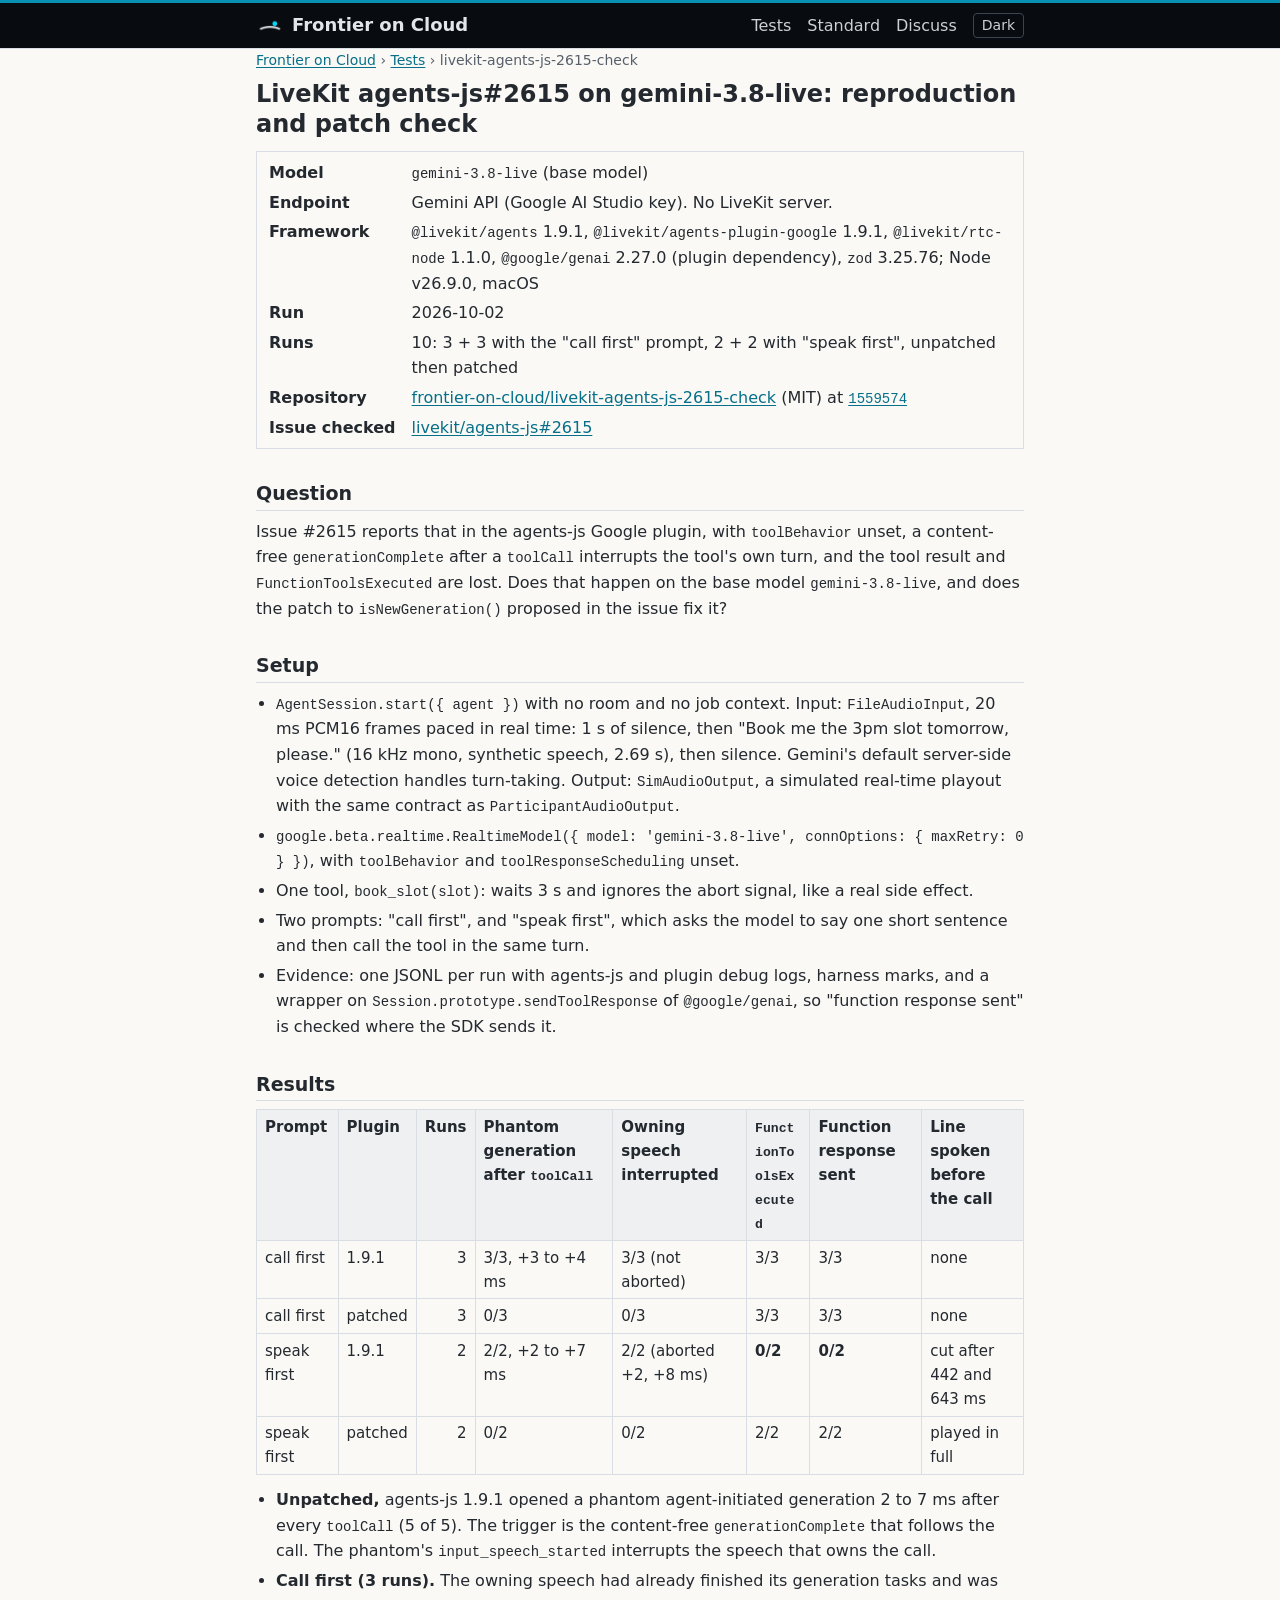
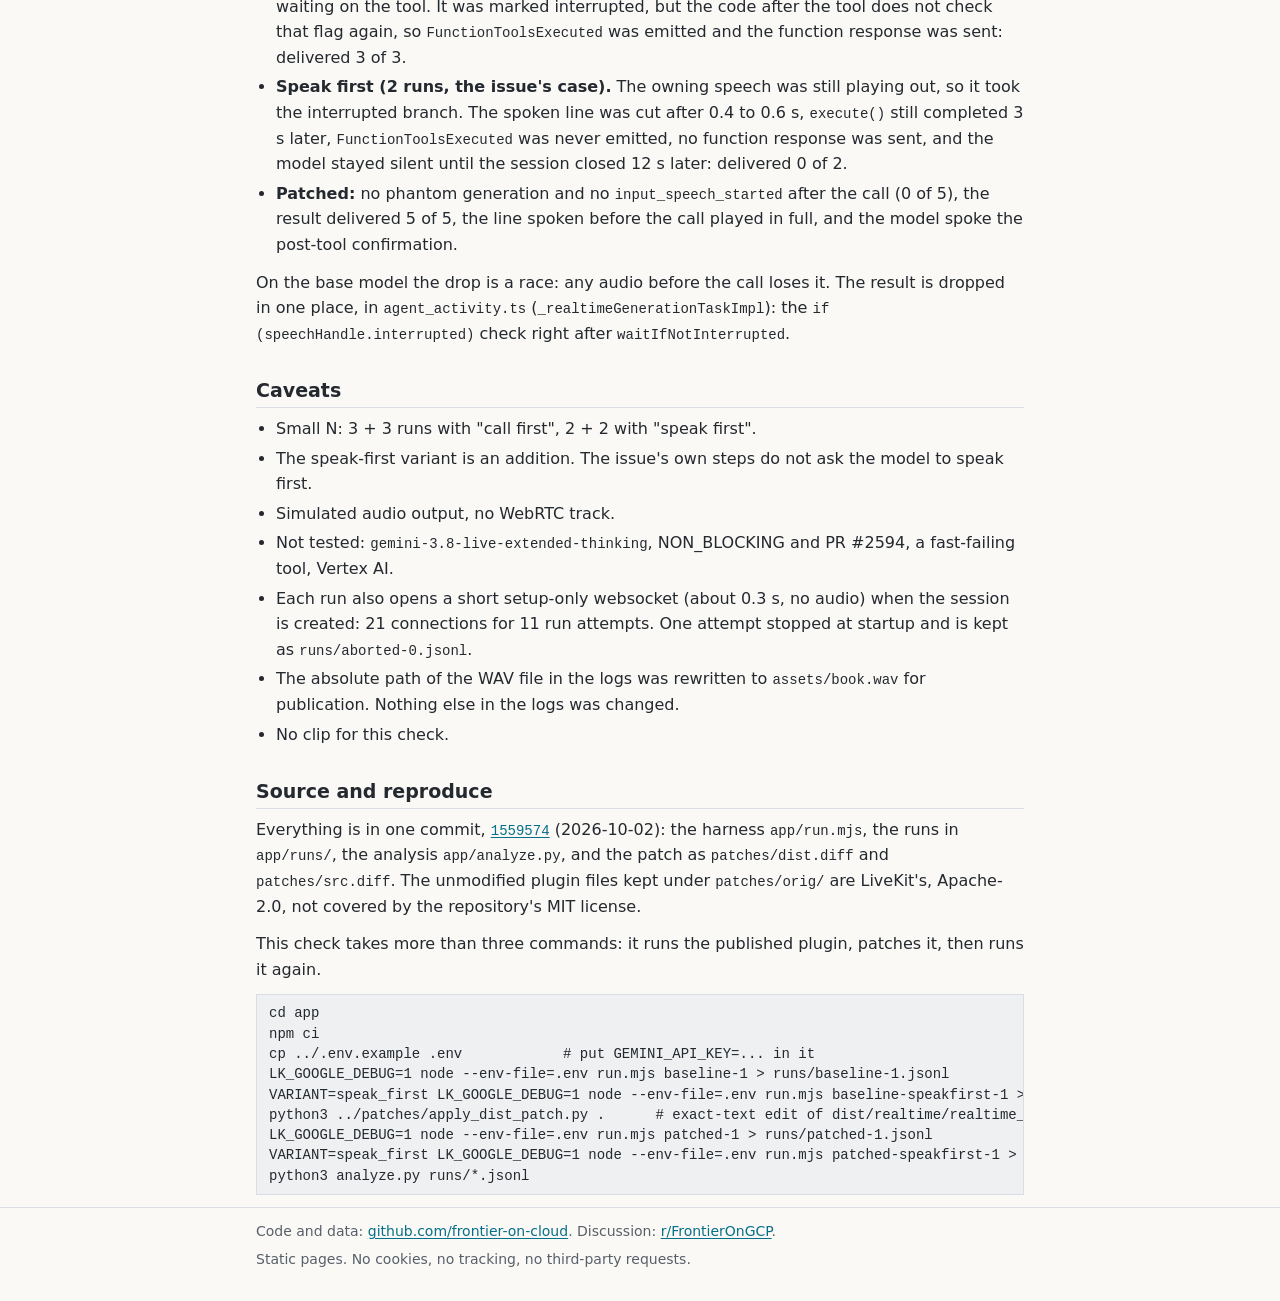
<file: tests/livekit-agents-js-2615-check/index.html>
<!doctype html>
<html lang="en">
<head>
<meta charset="utf-8">
<meta name="viewport" content="width=device-width, initial-scale=1">
<title>LiveKit agents-js#2615 on gemini-3.8-live: reproduction and patch check · Frontier on Cloud</title>
<meta name="description" content="agents-js 1.9.1 on gemini-3.8-live: the tool result is lost when the model speaks before calling the tool (0 of 2 delivered); with the patch proposed in the issue, delivered 5 of 5.">
<meta property="og:title" content="LiveKit agents-js#2615 on gemini-3.8-live: reproduction and patch check">
<meta property="og:description" content="Unpatched: tool result lost 2 of 2 when the model speaks first. Patched: delivered 5 of 5.">
<meta property="og:type" content="article">
<meta property="og:url" content="https://frontieroncloud.com/tests/livekit-agents-js-2615-check/">
<meta property="og:image" content="https://frontieroncloud.com/assets/icon-256.png">
<link rel="icon" href="../../favicon.ico" sizes="any">
<link rel="icon" type="image/png" sizes="32x32" href="../../assets/icon-32.png">
<link rel="apple-touch-icon" href="../../apple-touch-icon.png">
<link rel="stylesheet" href="../../assets/style.css">
<script>try{var t=localStorage.getItem("theme");if(t==="dark"||(!t&&matchMedia("(prefers-color-scheme: dark)").matches))document.documentElement.setAttribute("data-theme","dark")}catch(e){}</script>
<script src="../../assets/theme.js" defer></script>
</head>
<body>
<header class="top">
  <div class="wrap bar">
    <a class="brand" href="../../"><img src="../../assets/icon-64.png" width="28" height="28" alt="">Frontier on Cloud</a>
    <nav aria-label="Site">
      <a href="../../#tests">Tests</a>
      <a href="../../standard/">Standard</a>
      <a href="../../discuss/">Discuss</a>
      <button class="theme-toggle" type="button" aria-pressed="false" hidden>Dark</button>
    </nav>
  </div>
</header>

<main class="wrap">
<p class="crumbs"><a href="../../">Frontier on Cloud</a> › <a href="../../#tests">Tests</a> › livekit-agents-js-2615-check</p>
<h1>LiveKit agents-js#2615 on gemini-3.8-live: reproduction and patch check</h1>

<dl class="facts">
<dt>Model</dt><dd><code>gemini-3.8-live</code> (base model)</dd>
<dt>Endpoint</dt><dd>Gemini API (Google AI Studio key). No LiveKit server.</dd>
<dt>Framework</dt><dd><code>@livekit/agents</code> 1.9.1, <code>@livekit/agents-plugin-google</code> 1.9.1, <code>@livekit/rtc-node</code> 1.1.0, <code>@google/genai</code> 2.27.0 (plugin dependency), <code>zod</code> 3.25.76; Node v26.9.0, macOS</dd>
<dt>Run</dt><dd>2026-10-02</dd>
<dt>Runs</dt><dd>10: 3 + 3 with the "call first" prompt, 2 + 2 with "speak first", unpatched then patched</dd>
<dt>Repository</dt><dd><a href="https://github.com/frontier-on-cloud/livekit-agents-js-2615-check">frontier-on-cloud/livekit-agents-js-2615-check</a> (MIT) at <a href="https://github.com/frontier-on-cloud/livekit-agents-js-2615-check/tree/1559574b7c4790ff72362b7d41a55c016c378537"><code>1559574</code></a></dd>
<dt>Issue checked</dt><dd><a href="https://github.com/livekit/agents-js/issues/2615">livekit/agents-js#2615</a></dd>
</dl>

<h2 id="question">Question</h2>
<p>Issue #2615 reports that in the agents-js Google plugin, with <code>toolBehavior</code> unset, a content-free <code>generationComplete</code> after a <code>toolCall</code> interrupts the tool's own turn, and the tool result and <code>FunctionToolsExecuted</code> are lost. Does that happen on the base model <code>gemini-3.8-live</code>, and does the patch to <code>isNewGeneration()</code> proposed in the issue fix it?</p>

<h2 id="setup">Setup</h2>
<ul>
<li><code>AgentSession.start({ agent })</code> with no room and no job context. Input: <code>FileAudioInput</code>, 20 ms PCM16 frames paced in real time: 1 s of silence, then "Book me the 3pm slot tomorrow, please." (16 kHz mono, synthetic speech, 2.69 s), then silence. Gemini's default server-side voice detection handles turn-taking. Output: <code>SimAudioOutput</code>, a simulated real-time playout with the same contract as <code>ParticipantAudioOutput</code>.</li>
<li><code>google.beta.realtime.RealtimeModel({ model: 'gemini-3.8-live', connOptions: { maxRetry: 0 } })</code>, with <code>toolBehavior</code> and <code>toolResponseScheduling</code> unset.</li>
<li>One tool, <code>book_slot(slot)</code>: waits 3 s and ignores the abort signal, like a real side effect.</li>
<li>Two prompts: "call first", and "speak first", which asks the model to say one short sentence and then call the tool in the same turn.</li>
<li>Evidence: one JSONL per run with agents-js and plugin debug logs, harness marks, and a wrapper on <code>Session.prototype.sendToolResponse</code> of <code>@google/genai</code>, so "function response sent" is checked where the SDK sends it.</li>
</ul>

<h2 id="results">Results</h2>
<div class="table-wrap">
<table class="wide">
<thead><tr><th>Prompt</th><th>Plugin</th><th class="n">Runs</th><th>Phantom generation after <code>toolCall</code></th><th>Owning speech interrupted</th><th><code>FunctionToolsExecuted</code></th><th>Function response sent</th><th>Line spoken before the call</th></tr></thead>
<tbody>
<tr><td>call first</td><td>1.9.1</td><td class="n">3</td><td>3/3, +3 to +4 ms</td><td>3/3 (not aborted)</td><td>3/3</td><td>3/3</td><td>none</td></tr>
<tr><td>call first</td><td>patched</td><td class="n">3</td><td>0/3</td><td>0/3</td><td>3/3</td><td>3/3</td><td>none</td></tr>
<tr><td>speak first</td><td>1.9.1</td><td class="n">2</td><td>2/2, +2 to +7 ms</td><td>2/2 (aborted +2, +8 ms)</td><td><strong>0/2</strong></td><td><strong>0/2</strong></td><td>cut after 442 and 643 ms</td></tr>
<tr><td>speak first</td><td>patched</td><td class="n">2</td><td>0/2</td><td>0/2</td><td>2/2</td><td>2/2</td><td>played in full</td></tr>
</tbody>
</table>
</div>
<ul>
<li><strong>Unpatched,</strong> agents-js 1.9.1 opened a phantom agent-initiated generation 2 to 7 ms after every <code>toolCall</code> (5 of 5). The trigger is the content-free <code>generationComplete</code> that follows the call. The phantom's <code>input_speech_started</code> interrupts the speech that owns the call.</li>
<li><strong>Call first (3 runs).</strong> The owning speech had already finished its generation tasks and was waiting on the tool. It was marked interrupted, but the code after the tool does not check that flag again, so <code>FunctionToolsExecuted</code> was emitted and the function response was sent: delivered 3 of 3.</li>
<li><strong>Speak first (2 runs, the issue's case).</strong> The owning speech was still playing out, so it took the interrupted branch. The spoken line was cut after 0.4 to 0.6 s, <code>execute()</code> still completed 3 s later, <code>FunctionToolsExecuted</code> was never emitted, no function response was sent, and the model stayed silent until the session closed 12 s later: delivered 0 of 2.</li>
<li><strong>Patched:</strong> no phantom generation and no <code>input_speech_started</code> after the call (0 of 5), the result delivered 5 of 5, the line spoken before the call played in full, and the model spoke the post-tool confirmation.</li>
</ul>
<p>On the base model the drop is a race: any audio before the call loses it. The result is dropped in one place, in <code>agent_activity.ts</code> (<code>_realtimeGenerationTaskImpl</code>): the <code>if (speechHandle.interrupted)</code> check right after <code>waitIfNotInterrupted</code>.</p>

<h2 id="caveats">Caveats</h2>
<ul>
<li>Small N: 3 + 3 runs with "call first", 2 + 2 with "speak first".</li>
<li>The speak-first variant is an addition. The issue's own steps do not ask the model to speak first.</li>
<li>Simulated audio output, no WebRTC track.</li>
<li>Not tested: <code>gemini-3.8-live-extended-thinking</code>, NON_BLOCKING and PR #2594, a fast-failing tool, Vertex AI.</li>
<li>Each run also opens a short setup-only websocket (about 0.3 s, no audio) when the session is created: 21 connections for 11 run attempts. One attempt stopped at startup and is kept as <code>runs/aborted-0.jsonl</code>.</li>
<li>The absolute path of the WAV file in the logs was rewritten to <code>assets/book.wav</code> for publication. Nothing else in the logs was changed.</li>
<li>No clip for this check.</li>
</ul>

<h2 id="source">Source and reproduce</h2>
<p>Everything is in one commit, <a href="https://github.com/frontier-on-cloud/livekit-agents-js-2615-check/tree/1559574b7c4790ff72362b7d41a55c016c378537"><code>1559574</code></a> (2026-10-02): the harness <code>app/run.mjs</code>, the runs in <code>app/runs/</code>, the analysis <code>app/analyze.py</code>, and the patch as <code>patches/dist.diff</code> and <code>patches/src.diff</code>. The unmodified plugin files kept under <code>patches/orig/</code> are LiveKit's, Apache-2.0, not covered by the repository's MIT license.</p>
<p>This check takes more than three commands: it runs the published plugin, patches it, then runs it again.</p>
<pre><code>cd app
npm ci
cp ../.env.example .env            # put GEMINI_API_KEY=... in it
LK_GOOGLE_DEBUG=1 node --env-file=.env run.mjs baseline-1 &gt; runs/baseline-1.jsonl
VARIANT=speak_first LK_GOOGLE_DEBUG=1 node --env-file=.env run.mjs baseline-speakfirst-1 &gt; runs/baseline-speakfirst-1.jsonl
python3 ../patches/apply_dist_patch.py .      # exact-text edit of dist/realtime/realtime_api.js and .cjs
LK_GOOGLE_DEBUG=1 node --env-file=.env run.mjs patched-1 &gt; runs/patched-1.jsonl
VARIANT=speak_first LK_GOOGLE_DEBUG=1 node --env-file=.env run.mjs patched-speakfirst-1 &gt; runs/patched-speakfirst-1.jsonl
python3 analyze.py runs/*.jsonl</code></pre>
</main>

<footer class="foot">
  <div class="wrap">
    <p>Code and data: <a href="https://github.com/frontier-on-cloud">github.com/frontier-on-cloud</a>. Discussion: <a href="https://www.reddit.com/r/FrontierOnGCP/">r/FrontierOnGCP</a>.</p>
    <p>Static pages. No cookies, no tracking, no third-party requests.</p>
  </div>
</footer>
</body>
</html>
</file>
<file: assets/style.css>
/* Frontier. Plain, dense, readable. No webfonts, no scripts. */

:root {
  /* Light theme: dark text on a warm off-white, below the glare of pure black on
     pure white (13.9:1 instead of 17.5:1). The soft dark theme follows the
     reader's system setting, and the header button overrides it; its text stays
     near 10:1, because near-white on near-black (15.7:1) caused halation. */
  --bg: #faf9f6;
  --fg: #24292f;        /* 13.92:1 on bg, 12.83:1 on surface */
  --muted: #57606a;     /* 6.07:1 on bg, 5.59:1 on surface */
  --line: #d8dee4;
  --surface: #eef0f2;
  --link: #066f89;      /* brand key #0891b2 darkened, same hue: 5.48:1 on bg, 5.05:1 on surface */
  --accent: #0891b2;    /* brand key: bars, focus rings, non-text marks (3.50:1 on bg) */
  --band: #080b10;      /* brand base: header band, same as the icon background */
  --band-fg: #e1e6ea;
  --band-link: #cbd1d6; /* brand curve gray */
  color-scheme: light;
}

:root[data-theme="dark"] {
  --bg: #1d2228;
  --fg: #c5ccd3;        /* 9.87:1 on bg, 8.46:1 on surface */
  --muted: #929ca6;     /* 5.74:1 on bg, 4.92:1 on surface */
  --line: #353d46;
  --surface: #272e36;
  --link: #5bbcd6;      /* brand key lightened, same hue: 7.33:1 on bg, 6.28:1 on surface */
  --accent: #0891b2;    /* 4.35:1 on bg, non-text marks only */
  color-scheme: dark;
}

*, *::before, *::after { box-sizing: border-box; }

html { -webkit-text-size-adjust: 100%; text-size-adjust: 100%; }

body {
  margin: 0;
  background: var(--bg);
  color: var(--fg);
  font-family: system-ui, -apple-system, "Segoe UI", Roboto, "Helvetica Neue", Arial, sans-serif;
  font-size: 16px;
  line-height: 1.6;
}

.wrap { max-width: 50rem; margin: 0 auto; padding: 0 1rem; }

a { color: var(--link); text-underline-offset: 2px; }
a:hover { text-decoration-thickness: 2px; }
a:focus-visible, video:focus-visible { outline: 2px solid var(--accent); outline-offset: 2px; }

/* Header band */
.top { background: var(--band); color: var(--band-fg); border-top: 3px solid var(--accent); border-bottom: 1px solid var(--line); }
.bar { display: flex; flex-wrap: wrap; align-items: center; justify-content: space-between; gap: .25rem 1rem; padding-top: .5rem; padding-bottom: .5rem; }
.brand { display: inline-flex; align-items: center; gap: .5rem; color: var(--band-fg); font-weight: 700; font-size: 1.125rem; text-decoration: none; }
.brand img { display: block; border-radius: 4px; }
.top nav { display: flex; flex-wrap: wrap; gap: .25rem 1rem; }
.top nav a { color: var(--band-link); text-decoration: none; }
.top nav a:hover, .top nav a[aria-current="page"] { color: var(--band-fg); text-decoration: underline; }

main { padding-top: 1rem; padding-bottom: 2rem; }

.crumbs { font-size: .875rem; color: var(--muted); margin: 0 0 .5rem; }

h1 { font-size: 1.5rem; line-height: 1.25; margin: .25rem 0 .75rem; }
h2 { font-size: 1.1875rem; line-height: 1.3; margin: 2rem 0 .5rem; padding-bottom: .25rem; border-bottom: 1px solid var(--line); }
h3 { font-size: 1rem; margin: 1.25rem 0 .25rem; }
p, ul, ol, dl, pre, figure, table { margin-top: 0; margin-bottom: .75rem; }
ul, ol { padding-left: 1.25rem; }
li { margin-bottom: .25rem; }

.muted, .meta, figcaption, .note { color: var(--muted); }
.note { font-size: .875rem; }

code, pre, kbd { font-family: ui-monospace, SFMono-Regular, Menlo, Consolas, "Liberation Mono", monospace; font-size: .875em; }
code { overflow-wrap: anywhere; }
pre { background: var(--surface); border: 1px solid var(--line); padding: .5rem .75rem; overflow-x: auto; line-height: 1.45; }
pre code { overflow-wrap: normal; font-size: 1em; }

/* Key facts of a test */
.facts { display: grid; grid-template-columns: max-content 1fr; gap: .25rem 1rem; border: 1px solid var(--line); padding: .5rem .75rem; }
.facts dt { font-weight: 600; }
.facts dd { margin: 0; }
@media (max-width: 34rem) {
  .facts { grid-template-columns: 1fr; gap: 0; }
  .facts dd { margin-bottom: .375rem; }
}

/* Tables: scroll inside their own box on narrow screens, never the page */
.table-wrap { overflow-x: auto; margin-bottom: .75rem; }
table { border-collapse: collapse; width: 100%; font-size: .9375rem; }
.table-wrap table { margin-bottom: 0; }
table.wide { min-width: 44rem; }
th, td { border: 1px solid var(--line); padding: .3rem .5rem; text-align: left; vertical-align: top; }
th { background: var(--surface); font-weight: 600; }
td.n, th.n { text-align: right; white-space: nowrap; }

/* Test list on the home page, forum-style */
.topics { list-style: none; padding: 0; border-top: 1px solid var(--line); }
.topics li { border-bottom: 1px solid var(--line); padding: .625rem 0; margin: 0; }
.topics .t { font-weight: 600; }
.topics .meta { display: block; font-size: .875rem; }
.topics p { margin: .25rem 0 0; }

/* Media */
img, video { max-width: 100%; height: auto; }
figure { margin-left: 0; margin-right: 0; }
figure img, figure video { display: block; width: 100%; border: 1px solid var(--line); background: #fafaf8; }
figure video { aspect-ratio: 16 / 9; background: #000; }
figcaption { font-size: .875rem; margin-top: .375rem; }

/* Footer */
.foot { border-top: 1px solid var(--line); font-size: .875rem; color: var(--muted); }
.foot .wrap { padding-top: .75rem; padding-bottom: 1.5rem; }
.foot p { margin-bottom: .375rem; }

/* Theme switch in the header */
.theme-toggle { font: inherit; font-size: .875rem; color: var(--band-link); background: transparent; border: 1px solid #3a4550; border-radius: 4px; padding: 0 .5rem; cursor: pointer; }
.theme-toggle:hover, .theme-toggle[aria-pressed="true"] { color: var(--band-fg); border-color: var(--accent); }
.theme-toggle:focus-visible { outline: 2px solid var(--accent); outline-offset: 2px; }
</file>
